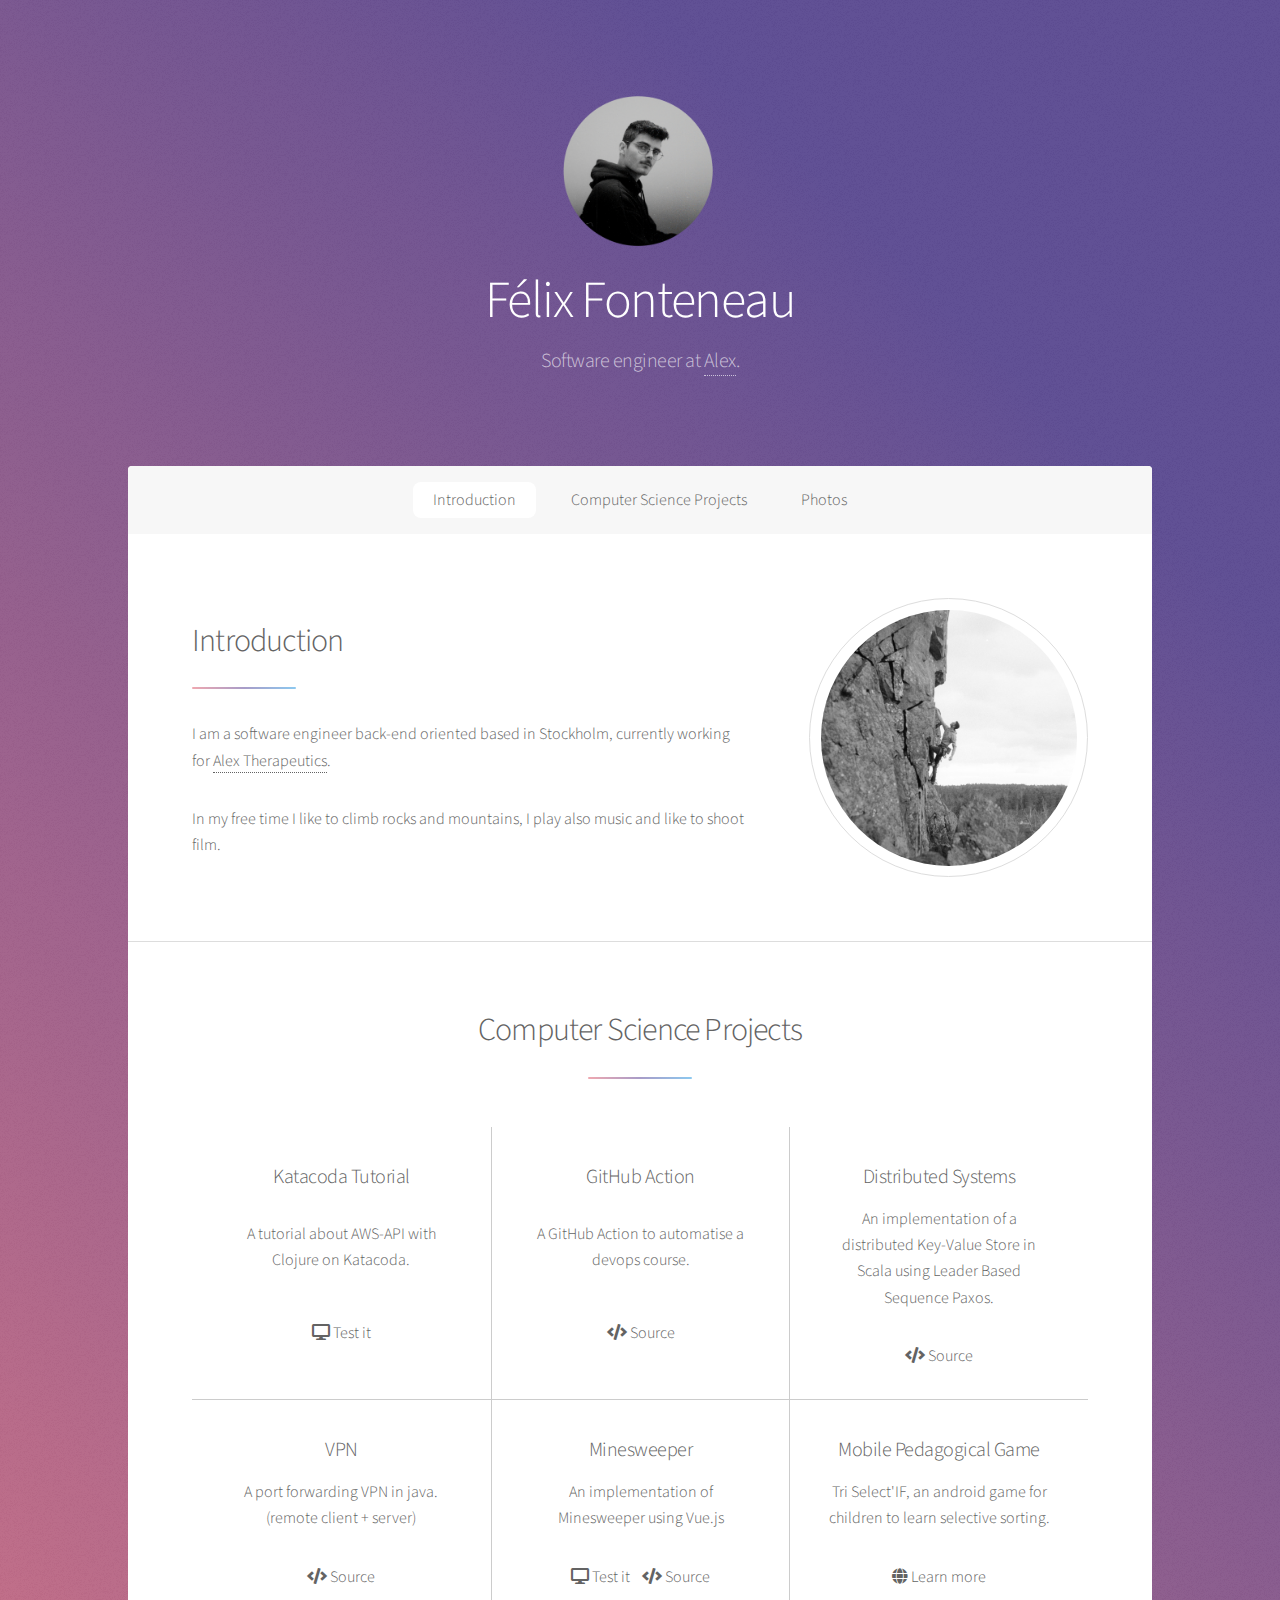
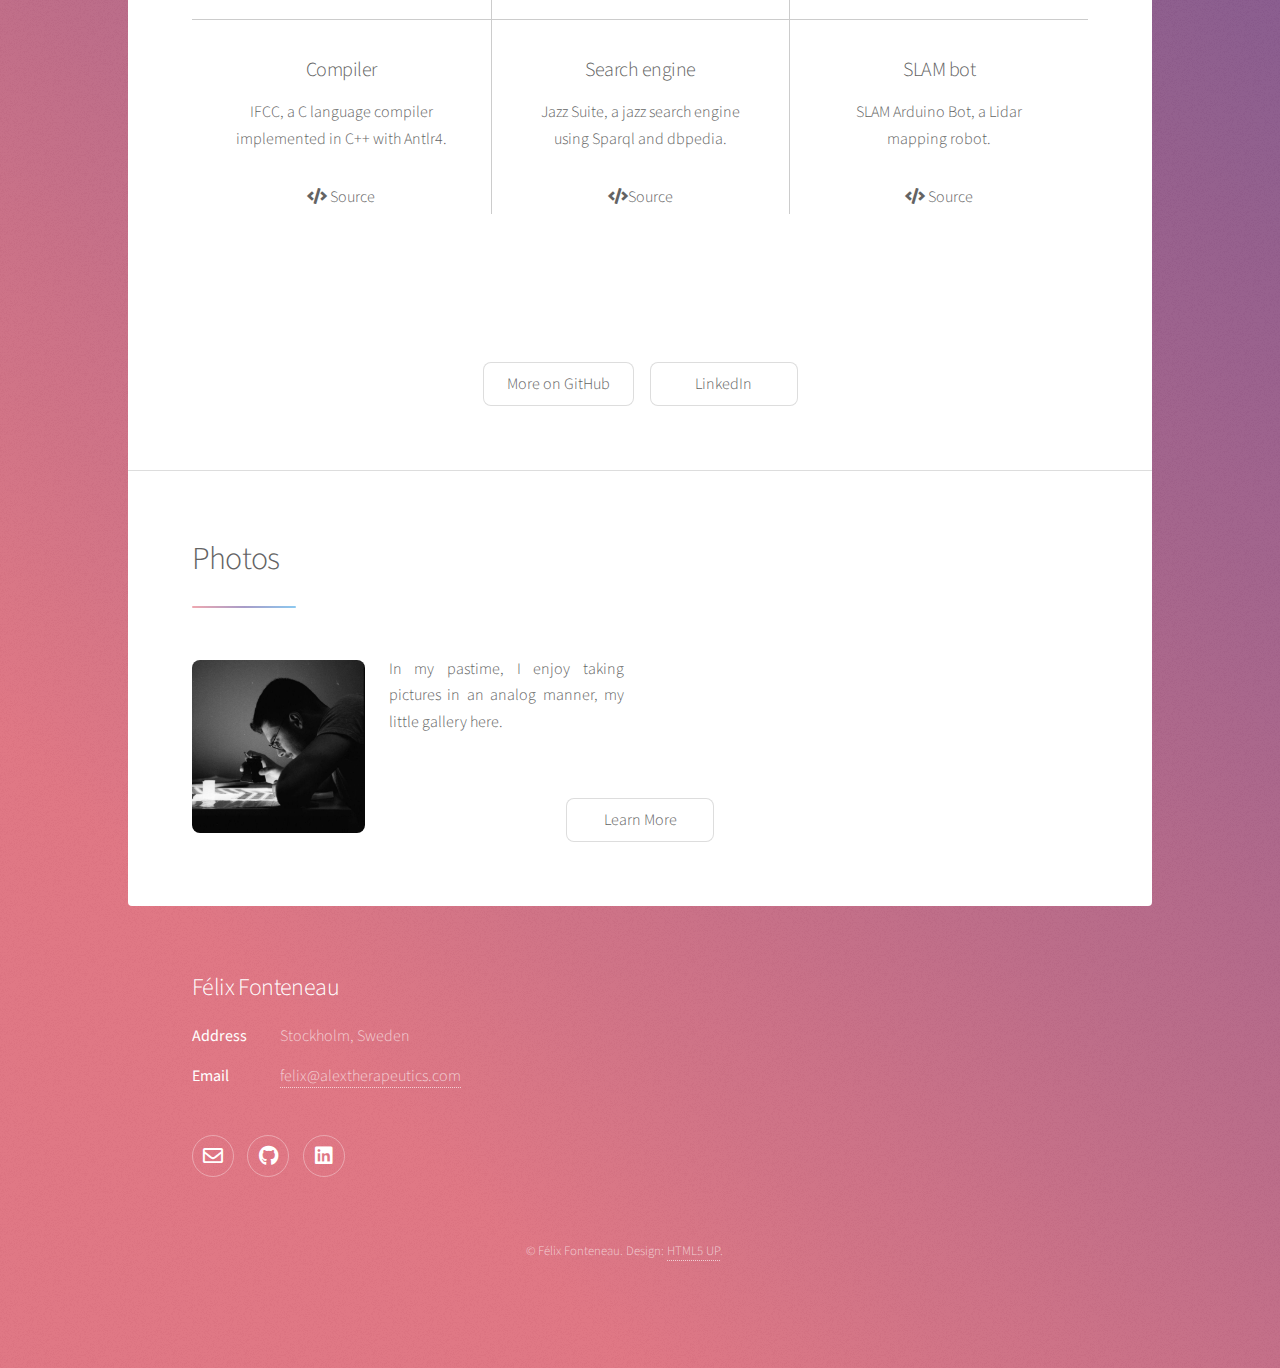
<file: index.html>
<!DOCTYPE HTML>
<!--
	Stellar by HTML5 UP
	html5up.net | @ajlkn
	Free for personal and commercial use under the CCA 3.0 license (html5up.net/license)
-->
<html>
	<head>
		<title>Félix Fonteneau</title>
		<meta charset="utf-8" />
		<meta name="viewport" content="width=device-width, initial-scale=1, user-scalable=no" />
		<link rel="stylesheet" href="assets/css/main.css" />
		<noscript><link rel="stylesheet" href="assets/css/noscript.css" /></noscript>
	</head>
	<body class="is-preload">

		<!-- Wrapper -->
			<div id="wrapper">

				<!-- Header -->
					<header id="header" class="alt">
						<span class="logo"><img src="images/profile.png" alt="" height="150"/></span>
						<h1>Félix Fonteneau</h1>
						<p>Software engineer at <a href="https://www.alextherapeutics.com/">Alex</a>.
            </p>
					</header>

				<!-- Nav -->
					<nav id="nav">
						<ul>
							<li><a href="#intro" class="active">Introduction</a></li>
							<li><a href="#first">Computer Science Projects</a></li>
							<li><a href="#second">Photos</a></li>
						</ul>
					</nav>

				<!-- Main -->
					<div id="main">

						<!-- Introduction -->
							<section id="intro" class="main">
								<div class="spotlight">
									<div class="content">
										<header class="major">
											<h2>Introduction</h2>
										</header>
										<p>I am a software engineer back-end oriented based in Stockholm, currently working for <a href="https://www.alextherapeutics.com/">Alex Therapeutics</a>.</p>
										<p>In my free time I like to climb rocks and mountains, I play also music and like to shoot film.</p>
									</div>
									<span class="image"><img src="images/untitled3.jpg" alt="" /></span>
								</div>
							</section>

						<!-- First Section -->
							<section id="first" class="main special">
								<header class="major">
									<h2>Computer Science Projects</h2>
								</header>
                <div class="items style1 medium onscroll-fade-in">
                  <section>
                    <h3>Katacoda Tutorial</h3>
                    <p style="padding: 15px 0">A tutorial about AWS-API with Clojure on Katacoda.</p>
                    <div style="text-align: center">
                      <a href="https://www.katacoda.com/felix-f/scenarios/clojure-aws-api" class="icon solid fa-desktop"> Test it</a>
                    </div>
                  </section>
                  <section>
                    <h3>GitHub Action</h3>
                    <p style="padding: 15px 0">A GitHub Action to automatise a devops course.</p>
                    <div style="text-align: center">
                      <a href="https://github.com/FelixFonteneau/readme-Generation-for-Devops-Course" class="icon solid fa-code"> Source </a>
                    </div>
                  </section>
                  <section>
                    <h3>Distributed Systems</h3>
                    <p>An implementation of a distributed Key-Value Store in Scala using Leader Based Sequence Paxos.</p>
                    <div style="text-align: center">
                      <a href="https://github.com/FelixFonteneau/Distributed-KV-Store" class="icon solid fa-code"> Source</a>
                    </div>
                    <br>
                  </section>
                  <section>
                    <h3>VPN</h3>
                    <p>A port forwarding VPN in java.
                    <br>(remote client + server)</p>
                    <div style="text-align: center">
                      <a href="https://github.com/FelixFonteneau/vpn" class="icon solid fa-code"> Source</a>
                    </div>
                  </section>
                  <section>
                    <h3>Minesweeper</h3>
                    <p>An implementation of Minesweeper using Vue.js</p>
                    <div style="text-align: center">
                      <a href="mines" class="icon solid fa-desktop"> Test it</a>
                      &nbsp;&nbsp;&nbsp;<a href="https://github.com/FelixFonteneau/mines" class="icon solid fa-code"> Source</a>
                    </div>
                    <br>
                  </section>
                  <section>
                    <h3>Mobile Pedagogical Game</h3>
                    <p>Tri Select'IF, an android game for children to learn selective sorting.</p>
                    <div style="text-align: center">
                      <a href="https://hexanome-thermopropulsif.gitlab.io/tri-selectif/" class="icon solid fa-globe"> Learn more</a>
                    </div>
                  </section>
                  <section>
                    <h3>Compiler</h3>
                    <p>IFCC, a C language compiler implemented in C++ with Antlr4.</p>
                    <div style="text-align: center">
                      <a href="https://github.com/FelixFonteneau/PLD-COMP" class="icon solid fa-code"> Source</a>
                    </div>
                  </section>
                  <section>
                    <h3>Search engine</h3>
                    <p>Jazz Suite, a jazz search engine using Sparql and dbpedia.</p>
                    <div style="text-align: center">
                      <!-- <a href="#" class="icon solid fa-desktop"> Test it</a> -->
                      <a href="https://github.com/lucas-barbero/WS" class="icon solid fa-code">Source</a>
                    </div>
                  </section>
                  <section>
                    <h3>SLAM bot</h3>
                    <p>SLAM Arduino Bot, a Lidar mapping robot.</p>
                    <div style="text-align: center">
                      <a href="https://github.com/LeoDeLaFuente/Slam_Arduino_Bot" class="icon solid fa-code"> Source</a>
                    </div>
                  </section>
                </div>

                <br>
                <br>
								<footer class="major">
									<ul class="actions special">
										<li><a href="https://github.com/FelixFonteneau" class="button">More on GitHub</a></li>
										<li><a href="https://www.linkedin.com/in/f%C3%A9lix-fonteneau-1b9b9b197/?locale=en_US" class="button">LinkedIn</a></li>

									</ul>
								</footer>
							</section>

						<!-- Second Section -->
							<section id="second" class="main">
								<header class="major">
									<h2>Photos</h2>

								</header>
								<p class="content"> <span class="image left"><img src="images/bouarg.jpg" alt="" /></span> In my pastime, I enjoy taking pictures in an analog manner, my little gallery here.</p>
								<footer class="major">
									<ul class="actions special">
										<li><a href="/photos" class="button">Learn More</a></li>
									</ul>
								</footer>
							</section>

					</div>

				<!-- Footer -->
					<footer id="footer">
						<section>
							<h2>Félix Fonteneau</h2>
							<dl class="alt">
								<dt>Address</dt>
								<dd>Stockholm, Sweden</dd>
<!--								<dt>Phone</dt>-->
<!--								<dd>(+33) 6 46 16 48 34</dd>-->
								<dt>Email</dt>
								<dd><a href="mailto: felix@alextherapeutics.com">felix@alextherapeutics.com</a></dd>
							</dl>
              <ul class="icons">
                <li><a href="mailto: felix@alextherapeutics.com" class="icon regular alt fa-envelope"></a></li>
                <li><a href="https://github.com/FelixFonteneau" class="icon brands alt fa-github"></a></li>
                <li><a href="https://www.linkedin.com/in/f%C3%A9lix-fonteneau-1b9b9b197/" class="icon brands alt fa-linkedin"></a></li>
              </ul>
						</section>
						<p class="copyright">&copy; Félix Fonteneau. Design: <a href="https://html5up.net">HTML5 UP</a>.</p>
					</footer>

			</div>

		<!-- Scripts -->
			<script src="assets/js/jquery.min.js"></script>
			<script src="assets/js/jquery.scrollex.min.js"></script>
			<script src="assets/js/jquery.scrolly.min.js"></script>
			<script src="assets/js/browser.min.js"></script>
			<script src="assets/js/breakpoints.min.js"></script>
			<script src="assets/js/util.js"></script>
			<script src="assets/js/main.js"></script>

	</body>
</html>
</file>
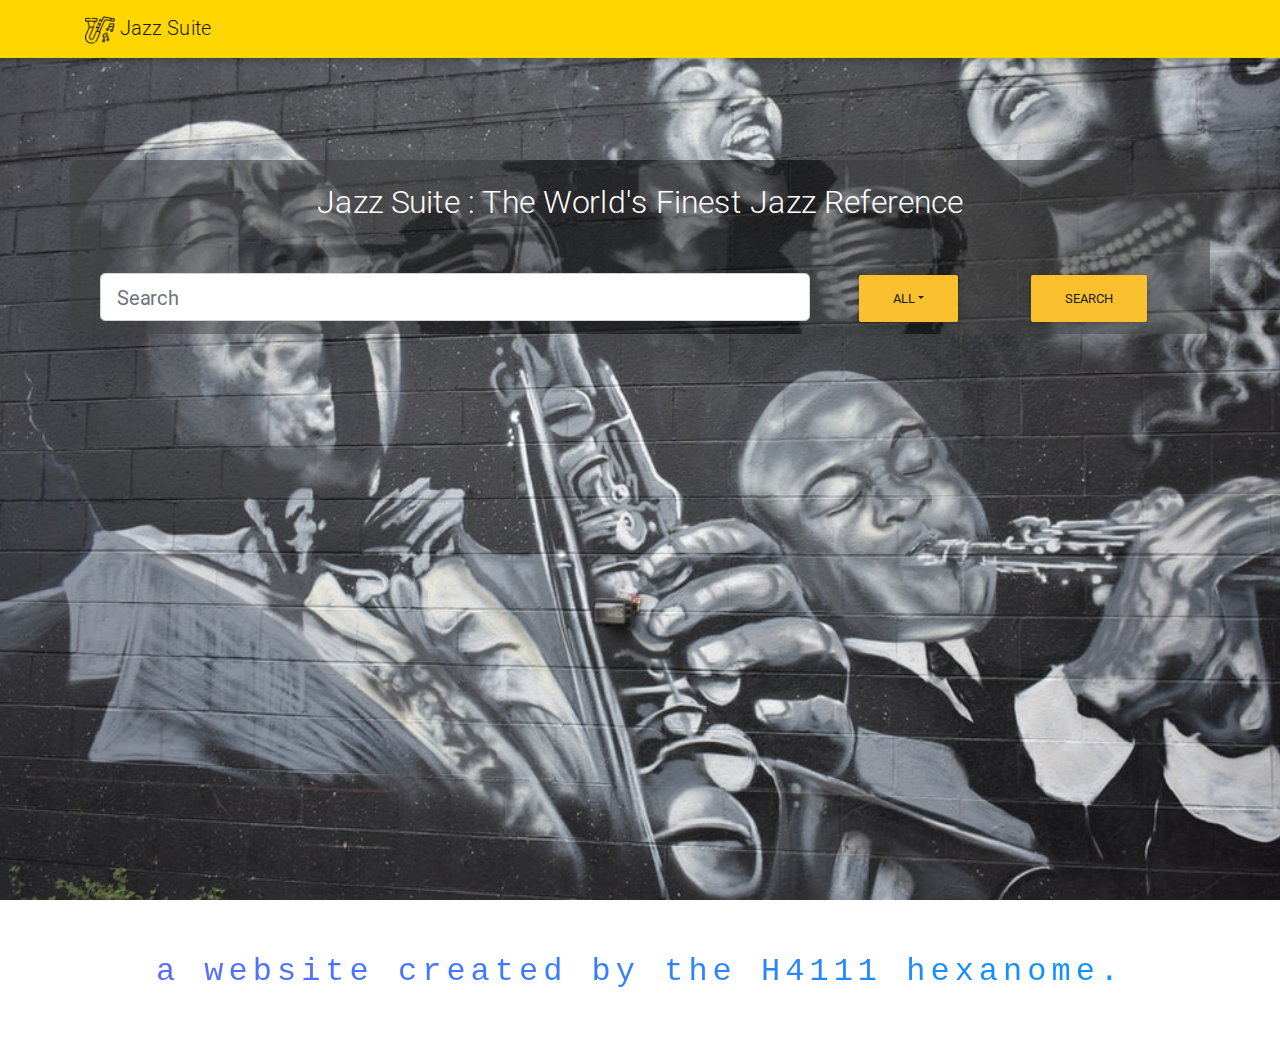
<file: jazz-suite/index.html>
<!doctype html>
<html class="no-js" lang="">

<head>
  <meta charset="utf-8">
  <title></title>
  <meta name="description" content="">
  <meta name="viewport" content="width=device-width, initial-scale=1">


  <!-- Font Awesome -->
  <link rel="stylesheet" href="https://use.fontawesome.com/releases/v5.8.2/css/all.css">
  <!-- Bootstrap core CSS -->
  <link href="/jazz-suite/node_modules/mdbootstrap/css/bootstrap.min.css" rel="stylesheet">
  <!-- Material Design Bootstrap -->
  <link href="node_modules/mdbootstrap/css/mdb.min.css" rel="stylesheet">

  <link rel="stylesheet" href="/jazz-suite/src/css/normalize.css">
  <link rel="stylesheet" href="/jazz-suite/src/css/main.css">

  <meta name="theme-color" content="#fafafa">
</head>
<script src="/jazz-suite/node_modules/popper.js/dist/umd/popper.min.js" type="text/javascript"></script>
<script src="/jazz-suite/node_modules/popper.js/dist/umd/popper-utils.min.js" type="text/javascript"></script>
<script src="/jazz-suite/node_modules/jquery/dist/jquery.min.js" type="text/javascript"></script>
<script src="/jazz-suite/node_modules/bootstrap/dist/js/bootstrap.min.js" type="text/javascript"></script>

<script src="/jazz-suite/lib/autocomplete/js/bootstrap3-typeahead.js" type="text/javascript"></script>
<script src="/jazz-suite/lib/autocomplete/js/bloodhound.js" type="text/javascript"></script>
<script src="/jazz-suite/src/js/main.js" type="module"></script>
<body>

<!--&lt;!&ndash; Button trigger modal &ndash;&gt;
<button type="button" class="btn btn-primary" data-toggle="modal" data-target="#exampleModal">
  Launch demo modal
</button>-->

<!-- Modal -->
<div class="modal fade" id="noResults" tabindex="-1" role="dialog" aria-labelledby="noResultsLabel" aria-hidden="true">
  <div class="modal-dialog" role="document">
    <div class="modal-content">
      <div class="modal-header">
        <h5 class="modal-title" id="noResultsLabel">No results</h5>
        <button type="button" class="close" data-dismiss="modal" aria-label="Close">
          <span aria-hidden="true">&times;</span>
        </button>
      </div>
      <div class="modal-body">
        Sorry but we couldn't find the asked Jazz-related ressource in the DBpedia databases.
      </div>
      <div class="modal-footer">
        <button type="button" class="btn btn-yellow" data-dismiss="modal">Close</button>
      </div>
    </div>
  </div>
</div>

<div class="bgIndex">

    <!-- Add your site or application content here -->
    <nav class="navbar navbar-light yellow accent-4">
      <div class="container">
        <a id="navbar-title" class="navbar-brand" href="index.html">
          <img id="icon" src="img/jazz_icon.png" alt="jazz icon">
          Jazz Suite
        </a>
      </div>
    </nav>

    <header class="masthead text-white text-center">
          <div class="container bg " id="search-block">
            <div class="col-xl-9 mx-auto">
              <h1 class="mb-5"> Jazz Suite : The World's Finest Jazz Reference </h1>
            </div>
            <div class="container">

              <div class="row">
                <div class="col-sm-8 search-wrap">
                      <input id="searchbar" name="search" type="search" class="form-control form-control-lg typeahead"
                       placeholder="Search" autocomplete="off" data-provide="typeahead">
                </div>
                <div class="col-sm-2">
                  <button class="btn btn-yellow text-dark dropdown-toggle mr-4" type="button" data-toggle="dropdown"
                          aria-haspopup="true" aria-expanded="false" value="all">All</button>

                  <div class="dropdown-menu ">
                    <a class="dropdown-item" href="#">All</a>
                    <a class="dropdown-item" href="#">Artist</a>   <!-- TODO faire une classe css pour les dropdown item pour gérer le hover -->
                    <a class="dropdown-item" href="#">Album</a>
                    <a class="dropdown-item" href="#">Genre</a>
                  </div>

                </div>
                <div class="col-sm-1">
                    <button id="submit" class="btn btn-yellow text-dark">Search</button>
                </div>
              </div>
            </div>
          </div>
    </header>

</div>

  <div id="shadowBox">
    <p class="py-5 text-center rainbow rainbow_text_animated"> a website created by the H4111 hexanome. </p>
  </div>
</body>

</html>
</file>
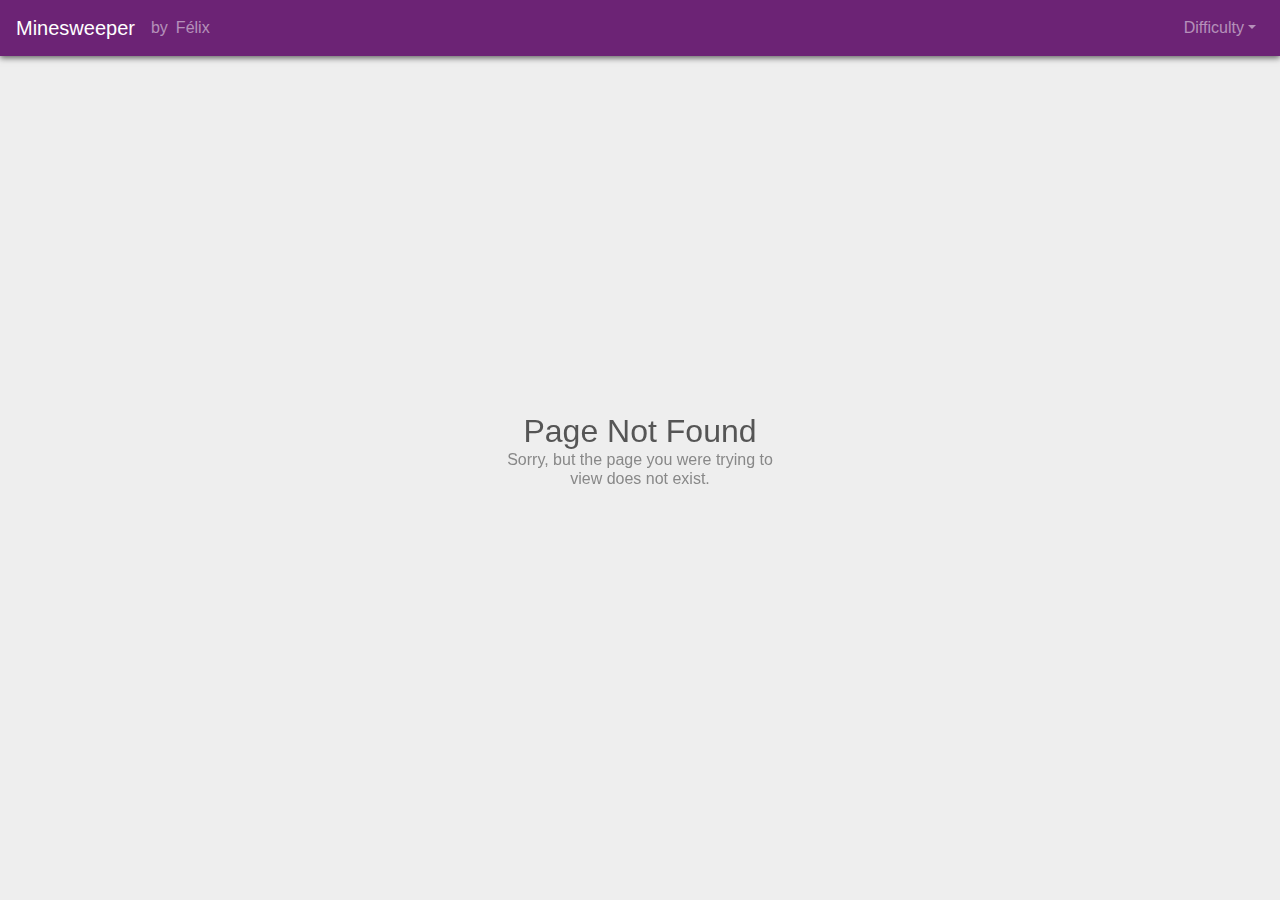
<file: mines/index.html>
<!DOCTYPE html><html><head><meta charset=utf-8><meta name=viewport content="width=device-width,initial-scale=1"><title>mines</title><link href=/mines/static/css/app.a0c627b3cec73f4b0e7f43ab3adb2414.css rel=stylesheet></head><body><div id=app></div><script type=text/javascript src=/mines/static/js/manifest.4736e20c9b6116d7fa35.js></script><script type=text/javascript src=/mines/static/js/vendor.e5bd2003df8c237a0626.js></script><script type=text/javascript src=/mines/static/js/app.471d05648440fb27ac01.js></script></body><style>body {
      background-color: #EEEEEE;
    }</style></html>
</file>
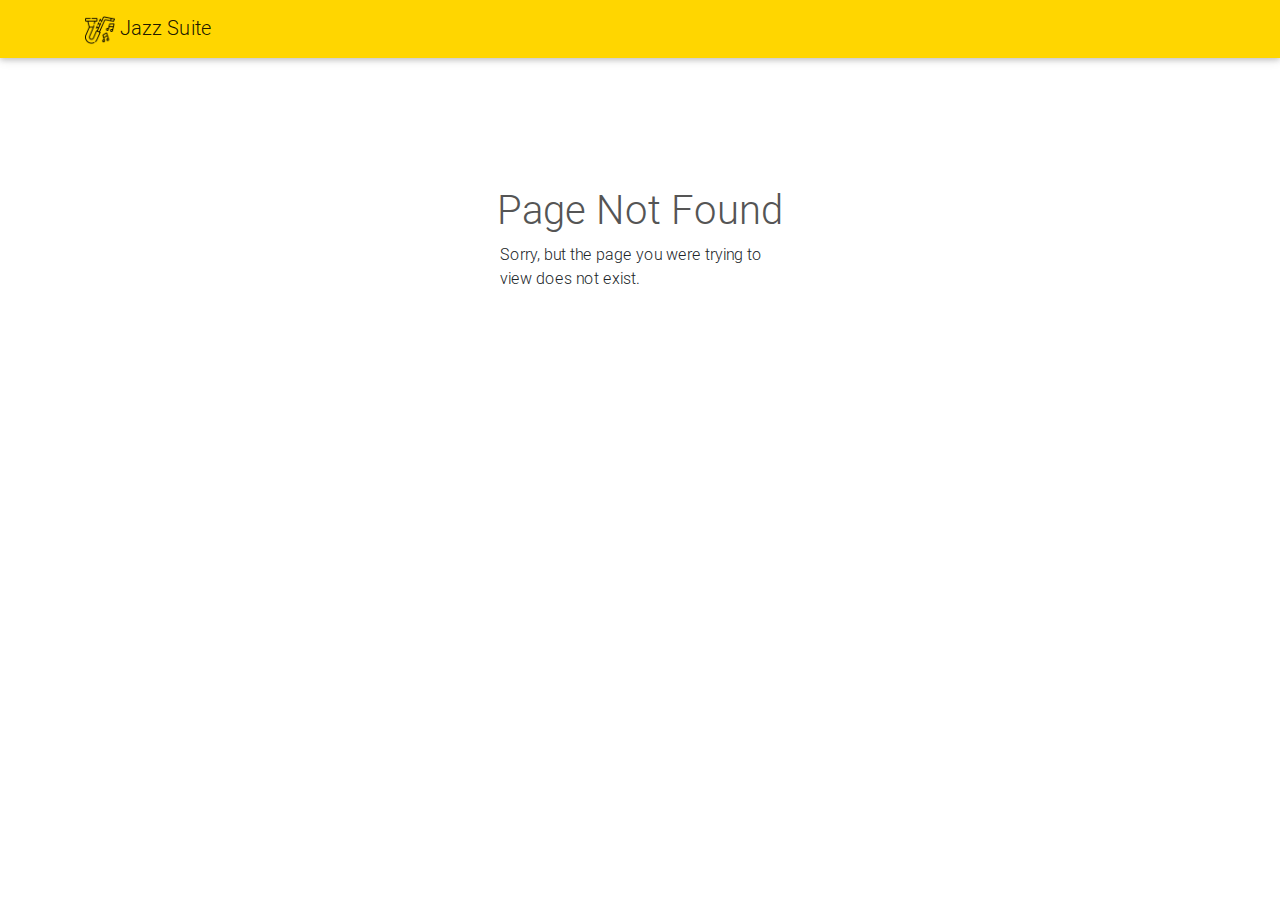
<file: jazz-suite/genre.html>
<!doctype html>
<html class="no-js" lang="">

<head>
  <meta charset="utf-8">
  <title></title>
  <meta name="description" content="">
  <meta name="viewport" content="width=device-width, initial-scale=1">


  <!-- Font Awesome -->
  <link rel="stylesheet" href="https://use.fontawesome.com/releases/v5.8.2/css/all.css">
  <!-- Bootstrap core CSS -->
  <link href="/jazz-suite/node_modules/mdbootstrap/css/bootstrap.min.css" rel="stylesheet">
  <!-- Material Design Bootstrap -->
  <link href="/jazz-suite/node_modules/mdbootstrap/css/mdb.min.css" rel="stylesheet">

  <link rel="stylesheet" href="/jazz-suite/src/css/main.css">


  <meta name="theme-color" content="#DE89BE">
</head>

<body>
  <nav class="navbar navbar-light yellow accent-4">
    <div class="container">
      <a id="navbar-title" class="navbar-brand" href="index.html">
        <img src="/jazz-suite/img/jazz_icon.png" class = class="img-thumbnail" style="width: 30px" alt="jazz icon">
        Jazz Suite
      </a>
    </div>
  </nav>

  <div class="container-fluid">
    <h1 id="name" class="text-center black-text elements display-4"></h1>
    <h2 id="date" class="text-center text-black-50 elements "></h2>
  </div>


  <div id="informations-container" name="informations-container" class="container">
    <div class="row">
      <div id="origine-div" class="col-4 text-center">
        <h3 class="text-center black-text">Origins </h3>
        <div id="origine" class="lead"> </div>
      </div>
      <div  id="derives-div" class="col-4 text-center">
        <h3 class="text-center black-text">Derivatives </h3>
        <div id ="derives" class="lead"></div>
      </div>
      <div  id= "sub-genre-div" class="col-4 text-center">
        <h3 class="text-center black-text">Sub-genres </h3>
        <div id ="sub-genre" class="lead"> </div>
      </div>
    </div>
  </div>

  <div id="whole-body" class="container-fluid z-depth-5 rounded-lg">
  <div id="abstract-container" class="container-fluid">
    <h2 id="abstract-title"   class="text-center black-text elements">Abstract</h2>
      <div class="container-fluid">
        <div id="abstract" class="text-center">
        </div>
      </div>
  </div>

  <div id="bottom-container" class="container-fluid">
    <div class="row container-listes">
        <div id="instruments-div" class="col-xl-6 container-sym"  >
          <h2 class="text-center black-text elements">Specifics Instruments</h2>
          <ul id ="instruments" class="list-group list-group-flush list-element scrollbar-light-blue">
          </ul>
        </div>

      <div id="artistes-div" class="col-xl-6 container-sym"  >
        <h2 class="text-center black-text elements">Notable Artists</h2>
        <ul id ="artists" class="list-group list-group-flush list-element scrollbar-light-blue">
        </ul>
      </div>
    </div>
  </div>
  </div>

  <!-- Footer -->
  <footer class="page-footer font-small yellow accent-4">

    <!-- Footer Elements -->
    <div class="container">

      <!-- Grid row-->
      <div class="row">

        <!-- Grid column -->
        <div class="col-md-12">
          <div class="mb-5 flex-center">

            <!-- Facebook -->
            <a class="fb-ic" >
              <i class="fab fa-facebook-f fa-lg white-text mr-md-5 mr-3 fa-2x"> </i>
            </a>
            <!-- Twitter -->
            <a class="tw-ic">
              <i class="fab fa-twitter fa-lg white-text mr-md-5 mr-3 fa-2x"> </i>
            </a>
            <!-- Google +-->
            <a class="gplus-ic">
              <i class="fab fa-google-plus-g fa-lg white-text mr-md-5 mr-3 fa-2x"> </i>
            </a>
            <!--Linkedin -->
            <a class="li-ic">
              <i class="fab fa-linkedin-in fa-lg white-text mr-md-5 mr-3 fa-2x"> </i>
            </a>
            <!--Instagram-->
            <a class="ins-ic" >
              <i class="fab fa-instagram fa-lg white-text mr-md-5 mr-3 fa-2x"> </i>
            </a>
            <!--Pinterest-->
            <a class="pin-ic" >
              <i class="fab fa-pinterest fa-lg white-text fa-2x"> </i>
            </a>
          </div>
        </div>
        <!-- Grid column -->

      </div>
      <!-- Grid row-->

    </div>
    <!-- Footer Elements -->

    <!-- Copyright -->
    <div class="footer-copyright text-center py-3">© 2019 Copyright:
      <a href="https://mdbootstrap.com/education/bootstrap/"> H4111 Hexanome @ INSA</a>
    </div>
    <!-- Copyright -->

  </footer>
  <!-- Footer -->


</body>
<script src="/jazz-suite/src/js/vendor/modernizr-3.7.1.min.js"></script>
<script>window.jQuery || document.write('<script src="/jazz-suite/src/js/vendor/jquery-3.4.1.min.js"><\/script>')</script>
<script src="/jazz-suite/src/js/plugins.js"></script>
<script src="/jazz-suite/src/js/genre.js" type="text/javascript"></script>


<!-- Footer -->

</html>
</file>
<file: assets/css/noscript.css>
/*
	Stellar by HTML5 UP
	html5up.net | @ajlkn
	Free for personal and commercial use under the CCA 3.0 license (html5up.net/license)
*/

/* Header */

	body.is-preload #header.alt > * {
		opacity: 1;
	}

	body.is-preload #header.alt .logo {
		-moz-transform: none;
		-webkit-transform: none;
		-ms-transform: none;
		transform: none;
	}
</file>
<file: jazz-suite/src/css/main.css>
/* main.css 2.0.0 | MIT License | https://github.com/h5bp/main.css#readme */
/*
 * What follows is the result of much research on cross-browser styling.
 * Credit left inline and big thanks to Nicolas Gallagher, Jonathan Neal,
 * Kroc Camen, and the H5BP dev community and team.
 */

/* ==========================================================================
   Base styles: opinionated defaults
   ========================================================================== */

html {
  color: #222;
  font-size: 1em;
  line-height: 1.4;
}

/*
 * Remove text-shadow in selection highlight:
 * https://twitter.com/miketaylr/status/12228805301
 *
 * Vendor-prefixed and regular ::selection selectors cannot be combined:
 * https://stackoverflow.com/a/16982510/7133471
 *
 * Customize the background color to match your design.
 */

::-moz-selection {
  background: #b3d4fc;
  text-shadow: none;
}

::selection {
  background: #b3d4fc;
  text-shadow: none;
}

/*
 * A better looking default horizontal rule
 */

hr {
  display: block;
  height: 1px;
  border: 0;
  border-top: 1px solid #ccc;
  margin: 1em 0;
  padding: 0;
}

/*
 * Remove the gap between audio, canvas, iframes,
 * images, videos and the bottom of their containers:
 * https://github.com/h5bp/html5-boilerplate/issues/440
 */

audio,
canvas,
iframe,
img,
svg,
video {
  vertical-align: middle;
}

/*
 * Remove default fieldset styles.
 */

fieldset {
  border: 0;
  margin: 0;
  padding: 0;
}

/*
 * Allow only vertical resizing of textareas.
 */

textarea {
  resize: vertical;
}

/* ==========================================================================
   Browser Upgrade Prompt
   ========================================================================== */

.browserupgrade {
  margin: 0.2em 0;
  background: #ccc;
  color: #000;
  padding: 0.2em 0;
}

/* ==========================================================================
   Author's custom styles
   ========================================================================== */

/* ==========================================================================
   Helper classes
   ========================================================================== */

/*
 * Hide visually and from screen readers
 */

.hidden {
  display: none !important;
}

/*
* Hide only visually, but have it available for screen readers:
* https://snook.ca/archives/html_and_css/hiding-content-for-accessibility
*
* 1. For long content, line feeds are not interpreted as spaces and small width
*    causes content to wrap 1 word per line:
*    https://medium.com/@jessebeach/beware-smushed-off-screen-accessible-text-5952a4c2cbfe
*/

.sr-only {
  border: 0;
  clip: rect(0, 0, 0, 0);
  height: 1px;
  margin: -1px;
  overflow: hidden;
  padding: 0;
  position: absolute;
  white-space: nowrap;
  width: 1px;
  /* 1 */
}

/*
* Extends the .sr-only class to allow the element
* to be focusable when navigated to via the keyboard:
* https://www.drupal.org/node/897638
*/

.sr-only.focusable:active,
.sr-only.focusable:focus {
  clip: auto;
  height: auto;
  margin: 0;
  overflow: visible;
  position: static;
  white-space: inherit;
  width: auto;
}

/*
* Hide visually and from screen readers, but maintain layout
*/

.invisible {
  visibility: hidden;
}

/*
* Clearfix: contain floats
*
* For modern browsers
* 1. The space content is one way to avoid an Opera bug when the
*    `contenteditable` attribute is included anywhere else in the document.
*    Otherwise it causes space to appear at the top and bottom of elements
*    that receive the `clearfix` class.
* 2. The use of `table` rather than `block` is only necessary if using
*    `:before` to contain the top-margins of child elements.
*/

.clearfix:before,
.clearfix:after {
  content: " ";
  /* 1 */
  display: table;
  /* 2 */
}

.clearfix:after {
  clear: both;
}

/* ==========================================================================
   EXAMPLE Media Queries for Responsive Design.
   These examples override the primary ('mobile first') styles.
   Modify as content requires.
   ========================================================================== */

@media only screen and (min-width: 35em) {
  /* Style adjustments for viewports that meet the condition */
}

@media print,
  (-webkit-min-device-pixel-ratio: 1.25),
  (min-resolution: 1.25dppx),
  (min-resolution: 120dpi) {
  /* Style adjustments for high resolution devices */
}

/* ==========================================================================
   Print styles.
   Inlined to avoid the additional HTTP request:
   https://www.phpied.com/delay-loading-your-print-css/
   ========================================================================== */

@media print {
  *,
  *:before,
  *:after {
    background: transparent !important;
    color: #000 !important;
    /* Black prints faster */
    box-shadow: none !important;
    text-shadow: none !important;
  }
  a,
  a:visited {
    text-decoration: underline;
  }
  a[href]:after {
    content: " (" attr(href) ")";
  }
  abbr[title]:after {
    content: " (" attr(title) ")";
  }
  /*
     * Don't show links that are fragment identifiers,
     * or use the `javascript:` pseudo protocol
     */
  a[href^="#"]:after,
  a[href^="javascript:"]:after {
    content: "";
  }
  pre {
    white-space: pre-wrap !important;
  }
  pre,
  blockquote {
    border: 1px solid #999;
    page-break-inside: avoid;
  }
  /*
     * Printing Tables:
     * https://web.archive.org/web/20180815150934/http://css-discuss.incutio.com/wiki/Printing_Tables
     */
  thead {
    display: table-header-group;
  }
  tr,
  img {
    page-break-inside: avoid;
  }
  p,
  h2,
  h3 {
    orphans: 3;
    widows: 3;
  }
  h2,
  h3 {
    page-break-after: avoid;
  }
}

/*
  * user define
  */

.container-element{
  max-width: 20vw;

}


.list-element{
  height:15vw;
  overflow-y: scroll;
}

.scrollbar-light-blue::-webkit-scrollbar-track {
  -webkit-box-shadow: inset 0 0 6px rgba(0, 0, 0, 0.1);
  background-color: #F5F5F5;
  border-radius: 10px; }

.scrollbar-light-blue::-webkit-scrollbar {
  width: 12px;
  background-color: #F5F5F5; }

.scrollbar-light-blue::-webkit-scrollbar-thumb {
  border-radius: 10px;
  -webkit-box-shadow: inset 0 0 6px rgba(0, 0, 0, 0.1);
  background-color: #82B1FF; }

.container-listes{
  margin-left : 15vw;
  margin-right : 15vw;
}

.container-instruments{
  max-width: 25vw;
}

#navbar-title {
  text-decoration: none !important;
}

#icon {
  width: 30px;
}


body, html {
  height: 100%;
}

.bg {
  /* The image used */
  background-image: url("../../img/2menjazz.png");

  /* Full height */
  height: 100%;

  /* Center and scale the image nicely */
  background-position: center;
  background-repeat: no-repeat;
  background-size: cover;
  border-radius: 8px;
  box-shadow: 0 30px 40px rgba(0,0,0,.1);

}

.navbar {
  color: #FFE5D9;
  background-color: #FFCAD4;
}

.bgIndex {
  /* The image used */
  background-image: url("../../img/background.jpg");

  /* Full height */
  height: 100%;

  /* Center and scale the image nicely */
  background-position: center;
  background-repeat: no-repeat;
  background-size: cover;
}

#search-block {
  margin-top: 8vw;
  padding-top: 0.1vw;
}

#searchbar:focus, #searchbar:active {
   outline: none !important;
   box-shadow: none;
   border-color: gold;
}

.search-wrap {
  padding-top: 0.3vw;
  margin-bottom: 1vw;
}

#shadowBox {
    background-color: rgb(0, 0, 0);
    background-color: rgba(255, 255, 255, 0.2);
}

.rainbow {
    text-align: center;
    text-decoration: underline;
    font-size: 32px;
    font-family: monospace;
    letter-spacing: 5px;
}
.rainbow_text_animated {
    background: linear-gradient(to right, #6666ff, #0099ff , #00ff00, #ff3399, #6666ff);
    -webkit-background-clip: text;
    background-clip: text;
    color: transparent;
    animation: rainbow_animation 6s ease-in-out infinite;
    background-size: 400% 100%;
}

@keyframes rainbow_animation {
    0%,100% {
        background-position: 0 0;
    }

    50% {
        background-position: 100% 0;
    }
}

a {
  color: black;
}

a:hover {
  color: gold;
}

.elements {
  margin: 1vw;
}

/* Subgenre */

#whole-body {
  margin-top: 2vw;
  margin-bottom: 3vw;
  padding-bottom: 1vw;
  background-color: #ECECEC;
  width: 80%;
}

#abstract-title {
  margin-top : 1vw;
}

#abstract-container {
  padding-top: 0.2vw;
}

.container-listes {
 margin: 0;
}

#bottom-container {
  margin-bottom: 1vw;
}

.container-sym {
  width: 100%;
}

/* End of Subgenre */

/* Artist */

.head-artist{
  padding-bottom: 1vw;
  background-color: #ECECEC;
  width: 80%;
}

.title-artist{

  margin-top: 1vw;
  margin-bottom: 1vw;
}

.picture-artist {
  object-fit: cover;
  max-width: 20vw;
  height: 20vw;
  margin-left: 6vw;
}

.brief{
  margin-top: 5%;
}

.brief-block{
  margin-top: 7%;
}

.typeahead li.dropdown-item.active, .typeahead li.active a{
  background-color: #ffd600 ;
}

/* End of Artist */
</file>
<file: assets/css/main.css>
@import url(fontawesome-all.min.css);
@import 'https://fonts.googleapis.com/css?family=Source+Sans+Pro:300,400';

/*
	Stellar by HTML5 UP
	html5up.net | @ajlkn
	Free for personal and commercial use under the CCA 3.0 license (html5up.net/license)
*/

html, body, div, span, applet, object,
iframe, h1, h2, h3, h4, h5, h6, p, blockquote,
pre, a, abbr, acronym, address, big, cite,
code, del, dfn, em, img, ins, kbd, q, s, samp,
small, strike, strong, sub, sup, tt, var, b,
u, i, center, dl, dt, dd, ol, ul, li, fieldset,
form, label, legend, table, caption, tbody,
tfoot, thead, tr, th, td, article, aside,
canvas, details, embed, figure, figcaption,
footer, header, hgroup, menu, nav, output, ruby,
section, summary, time, mark, audio, video {
	margin: 0;
	padding: 0;
	border: 0;
	font-size: 100%;
	font: inherit;
	vertical-align: baseline;}

article, aside, details, figcaption, figure,
footer, header, hgroup, menu, nav, section {
	display: block;}

body {
	line-height: 1;
}

ol, ul {
	list-style: none;
}

blockquote, q {
	quotes: none;
}

	blockquote:before, blockquote:after, q:before, q:after {
		content: '';
		content: none;
	}

table {
	border-collapse: collapse;
	border-spacing: 0;
}

body {
	-webkit-text-size-adjust: none;
}

mark {
	background-color: transparent;
	color: inherit;
}

input::-moz-focus-inner {
	border: 0;
	padding: 0;
}

input, select, textarea {
	-moz-appearance: none;
	-webkit-appearance: none;
	-ms-appearance: none;
	appearance: none;
}

/* Basic */

	@-ms-viewport {
		width: device-width;
	}

	body {
		-ms-overflow-style: scrollbar;
	}

	@media screen and (max-width: 480px) {

		html, body {
			min-width: 320px;
		}

	}

	html {
		box-sizing: border-box;
	}

	*, *:before, *:after {
		box-sizing: inherit;
	}

	body {
		background-color: #935d8c;
		background-image: url("images/overlay.png"), -moz-linear-gradient(45deg, #e37682 15%, #5f4d93 85%);
		background-image: url("images/overlay.png"), -webkit-linear-gradient(45deg, #e37682 15%, #5f4d93 85%);
		background-image: url("images/overlay.png"), -ms-linear-gradient(45deg, #e37682 15%, #5f4d93 85%);
		background-image: url("images/overlay.png"), linear-gradient(45deg, #e37682 15%, #5f4d93 85%);
	}

		body.is-preload *, body.is-preload *:before, body.is-preload *:after {
			-moz-animation: none !important;
			-webkit-animation: none !important;
			-ms-animation: none !important;
			animation: none !important;
			-moz-transition: none !important;
			-webkit-transition: none !important;
			-ms-transition: none !important;
			transition: none !important;
		}

/* Type */

	body {
		background-color: #935d8c;
		color: rgba(255, 255, 255, 0.65);
	}

	body, input, select, textarea {
		font-family: "Source Sans Pro", Helvetica, sans-serif;
		font-size: 17pt;
		font-weight: 300;
		line-height: 1.65;
	}

		@media screen and (max-width: 1680px) {

			body, input, select, textarea {
				font-size: 14pt;
			}

		}

		@media screen and (max-width: 1280px) {

			body, input, select, textarea {
				font-size: 12pt;
			}

		}

		@media screen and (max-width: 360px) {

			body, input, select, textarea {
				font-size: 11pt;
			}

		}

	a {
		-moz-transition: color 0.2s ease, border-bottom 0.2s ease;
		-webkit-transition: color 0.2s ease, border-bottom 0.2s ease;
		-ms-transition: color 0.2s ease, border-bottom 0.2s ease;
		transition: color 0.2s ease, border-bottom 0.2s ease;
		text-decoration: none;
		border-bottom: dotted 1px;
		color: inherit;
	}

		a:hover {
			border-bottom-color: transparent;
		}

	strong, b {
		font-weight: 400;
	}

	em, i {
		font-style: italic;
	}

	p {
		margin: 0 0 2em 0;
	}

		p.content {
			-moz-columns: 20em 2;
			-webkit-columns: 20em 2;
			-ms-columns: 20em 2;
			columns: 20em 2;
			-moz-column-gap: 2em;
			-webkit-column-gap: 2em;
			-ms-column-gap: 2em;
			column-gap: 2em;
			text-align: justify;
		}

	h1, h2, h3, h4, h5, h6 {
		font-weight: 300;
		line-height: 1.5;
		margin: 0 0 0.7em 0;
		letter-spacing: -0.025em;
	}

		h1 a, h2 a, h3 a, h4 a, h5 a, h6 a {
			color: inherit;
			text-decoration: none;
		}

	h1 {
		font-size: 2.5em;
		line-height: 1.2;
	}

	h2 {
		font-size: 1.5em;
	}

	h3 {
		font-size: 1.25em;
	}

	h4 {
		font-size: 1.1em;
	}

	h5 {
		font-size: 0.9em;
	}

	h6 {
		font-size: 0.7em;
	}

	@media screen and (max-width: 736px) {

		h1 {
			font-size: 2em;
		}

	}

	sub {
		font-size: 0.8em;
		position: relative;
		top: 0.5em;
	}

	sup {
		font-size: 0.8em;
		position: relative;
		top: -0.5em;
	}

	blockquote {
		border-left: solid 4px;
		font-style: italic;
		margin: 0 0 2em 0;
		padding: 0.5em 0 0.5em 2em;
	}

	code {
		border-radius: 8px;
		border: solid 1px;
		font-family: "Courier New", monospace;
		font-size: 0.9em;
		margin: 0 0.25em;
		padding: 0.25em 0.65em;
	}

	pre {
		-webkit-overflow-scrolling: touch;
		font-family: "Courier New", monospace;
		font-size: 0.9em;
		margin: 0 0 2em 0;
	}

		pre code {
			display: block;
			line-height: 1.75;
			padding: 1em 1.5em;
			overflow-x: auto;
		}

	hr {
		border: 0;
		border-bottom: solid 1px;
		margin: 2em 0;
	}

		hr.major {
			margin: 3em 0;
		}

	.align-left {
		text-align: left;
	}

	.align-center {
		text-align: center;
	}

	.align-right {
		text-align: right;
	}

	input, select, textarea {
		color: #ffffff;
	}

	a:hover {
		color: #ffffff;
	}

	strong, b {
		color: #ffffff;
	}

	h1, h2, h3, h4, h5, h6 {
		color: #ffffff;
	}

	blockquote {
		border-left-color: rgba(255, 255, 255, 0.35);
	}

	code {
		background: rgba(255, 255, 255, 0.075);
		border-color: rgba(255, 255, 255, 0.35);
	}

	hr {
		border-bottom-color: rgba(255, 255, 255, 0.35);
	}

/* Row */

	.row {
		display: flex;
		flex-wrap: wrap;
		box-sizing: border-box;
		align-items: stretch;
	}

		.row > * {
			box-sizing: border-box;
		}

		.row.gtr-uniform > * > :last-child {
			margin-bottom: 0;
		}

		.row.aln-left {
			justify-content: flex-start;
		}

		.row.aln-center {
			justify-content: center;
		}

		.row.aln-right {
			justify-content: flex-end;
		}

		.row.aln-top {
			align-items: flex-start;
		}

		.row.aln-middle {
			align-items: center;
		}

		.row.aln-bottom {
			align-items: flex-end;
		}

		.row > .imp {
			order: -1;
		}

		.row > .col-1 {
			width: 8.33333%;
		}

		.row > .off-1 {
			margin-left: 8.33333%;
		}

		.row > .col-2 {
			width: 16.66667%;
		}

		.row > .off-2 {
			margin-left: 16.66667%;
		}

		.row > .col-3 {
			width: 25%;
		}

		.row > .off-3 {
			margin-left: 25%;
		}

		.row > .col-4 {
			width: 33.33333%;
		}

		.row > .off-4 {
			margin-left: 33.33333%;
		}

		.row > .col-5 {
			width: 41.66667%;
		}

		.row > .off-5 {
			margin-left: 41.66667%;
		}

		.row > .col-6 {
			width: 50%;
		}

		.row > .off-6 {
			margin-left: 50%;
		}

		.row > .col-7 {
			width: 58.33333%;
		}

		.row > .off-7 {
			margin-left: 58.33333%;
		}

		.row > .col-8 {
			width: 66.66667%;
		}

		.row > .off-8 {
			margin-left: 66.66667%;
		}

		.row > .col-9 {
			width: 75%;
		}

		.row > .off-9 {
			margin-left: 75%;
		}

		.row > .col-10 {
			width: 83.33333%;
		}

		.row > .off-10 {
			margin-left: 83.33333%;
		}

		.row > .col-11 {
			width: 91.66667%;
		}

		.row > .off-11 {
			margin-left: 91.66667%;
		}

		.row > .col-12 {
			width: 100%;
		}

		.row > .off-12 {
			margin-left: 100%;
		}

		.row.gtr-0 {
			margin-top: 0;
			margin-left: 0em;
		}

			.row.gtr-0 > * {
				padding: 0 0 0 0em;
			}

			.row.gtr-0.gtr-uniform {
				margin-top: 0em;
			}

				.row.gtr-0.gtr-uniform > * {
					padding-top: 0em;
				}

		.row.gtr-25 {
			margin-top: 0;
			margin-left: -0.375em;
		}

			.row.gtr-25 > * {
				padding: 0 0 0 0.375em;
			}

			.row.gtr-25.gtr-uniform {
				margin-top: -0.375em;
			}

				.row.gtr-25.gtr-uniform > * {
					padding-top: 0.375em;
				}

		.row.gtr-50 {
			margin-top: 0;
			margin-left: -0.75em;
		}

			.row.gtr-50 > * {
				padding: 0 0 0 0.75em;
			}

			.row.gtr-50.gtr-uniform {
				margin-top: -0.75em;
			}

				.row.gtr-50.gtr-uniform > * {
					padding-top: 0.75em;
				}

		.row {
			margin-top: 0;
			margin-left: -1.5em;
		}

			.row > * {
				padding: 0 0 0 1.5em;
			}

			.row.gtr-uniform {
				margin-top: -1.5em;
			}

				.row.gtr-uniform > * {
					padding-top: 1.5em;
				}

		.row.gtr-150 {
			margin-top: 0;
			margin-left: -2.25em;
		}

			.row.gtr-150 > * {
				padding: 0 0 0 2.25em;
			}

			.row.gtr-150.gtr-uniform {
				margin-top: -2.25em;
			}

				.row.gtr-150.gtr-uniform > * {
					padding-top: 2.25em;
				}

		.row.gtr-200 {
			margin-top: 0;
			margin-left: -3em;
		}

			.row.gtr-200 > * {
				padding: 0 0 0 3em;
			}

			.row.gtr-200.gtr-uniform {
				margin-top: -3em;
			}

				.row.gtr-200.gtr-uniform > * {
					padding-top: 3em;
				}

		@media screen and (max-width: 1680px) {

			.row {
				display: flex;
				flex-wrap: wrap;
				box-sizing: border-box;
				align-items: stretch;
			}

				.row > * {
					box-sizing: border-box;
				}

				.row.gtr-uniform > * > :last-child {
					margin-bottom: 0;
				}

				.row.aln-left {
					justify-content: flex-start;
				}

				.row.aln-center {
					justify-content: center;
				}

				.row.aln-right {
					justify-content: flex-end;
				}

				.row.aln-top {
					align-items: flex-start;
				}

				.row.aln-middle {
					align-items: center;
				}

				.row.aln-bottom {
					align-items: flex-end;
				}

				.row > .imp-xlarge {
					order: -1;
				}

				.row > .col-1-xlarge {
					width: 8.33333%;
				}

				.row > .off-1-xlarge {
					margin-left: 8.33333%;
				}

				.row > .col-2-xlarge {
					width: 16.66667%;
				}

				.row > .off-2-xlarge {
					margin-left: 16.66667%;
				}

				.row > .col-3-xlarge {
					width: 25%;
				}

				.row > .off-3-xlarge {
					margin-left: 25%;
				}

				.row > .col-4-xlarge {
					width: 33.33333%;
				}

				.row > .off-4-xlarge {
					margin-left: 33.33333%;
				}

				.row > .col-5-xlarge {
					width: 41.66667%;
				}

				.row > .off-5-xlarge {
					margin-left: 41.66667%;
				}

				.row > .col-6-xlarge {
					width: 50%;
				}

				.row > .off-6-xlarge {
					margin-left: 50%;
				}

				.row > .col-7-xlarge {
					width: 58.33333%;
				}

				.row > .off-7-xlarge {
					margin-left: 58.33333%;
				}

				.row > .col-8-xlarge {
					width: 66.66667%;
				}

				.row > .off-8-xlarge {
					margin-left: 66.66667%;
				}

				.row > .col-9-xlarge {
					width: 75%;
				}

				.row > .off-9-xlarge {
					margin-left: 75%;
				}

				.row > .col-10-xlarge {
					width: 83.33333%;
				}

				.row > .off-10-xlarge {
					margin-left: 83.33333%;
				}

				.row > .col-11-xlarge {
					width: 91.66667%;
				}

				.row > .off-11-xlarge {
					margin-left: 91.66667%;
				}

				.row > .col-12-xlarge {
					width: 100%;
				}

				.row > .off-12-xlarge {
					margin-left: 100%;
				}

				.row.gtr-0 {
					margin-top: 0;
					margin-left: 0em;
				}

					.row.gtr-0 > * {
						padding: 0 0 0 0em;
					}

					.row.gtr-0.gtr-uniform {
						margin-top: 0em;
					}

						.row.gtr-0.gtr-uniform > * {
							padding-top: 0em;
						}

				.row.gtr-25 {
					margin-top: 0;
					margin-left: -0.375em;
				}

					.row.gtr-25 > * {
						padding: 0 0 0 0.375em;
					}

					.row.gtr-25.gtr-uniform {
						margin-top: -0.375em;
					}

						.row.gtr-25.gtr-uniform > * {
							padding-top: 0.375em;
						}

				.row.gtr-50 {
					margin-top: 0;
					margin-left: -0.75em;
				}

					.row.gtr-50 > * {
						padding: 0 0 0 0.75em;
					}

					.row.gtr-50.gtr-uniform {
						margin-top: -0.75em;
					}

						.row.gtr-50.gtr-uniform > * {
							padding-top: 0.75em;
						}

				.row {
					margin-top: 0;
					margin-left: -1.5em;
				}

					.row > * {
						padding: 0 0 0 1.5em;
					}

					.row.gtr-uniform {
						margin-top: -1.5em;
					}

						.row.gtr-uniform > * {
							padding-top: 1.5em;
						}

				.row.gtr-150 {
					margin-top: 0;
					margin-left: -2.25em;
				}

					.row.gtr-150 > * {
						padding: 0 0 0 2.25em;
					}

					.row.gtr-150.gtr-uniform {
						margin-top: -2.25em;
					}

						.row.gtr-150.gtr-uniform > * {
							padding-top: 2.25em;
						}

				.row.gtr-200 {
					margin-top: 0;
					margin-left: -3em;
				}

					.row.gtr-200 > * {
						padding: 0 0 0 3em;
					}

					.row.gtr-200.gtr-uniform {
						margin-top: -3em;
					}

						.row.gtr-200.gtr-uniform > * {
							padding-top: 3em;
						}

		}

		@media screen and (max-width: 1280px) {

			.row {
				display: flex;
				flex-wrap: wrap;
				box-sizing: border-box;
				align-items: stretch;
			}

				.row > * {
					box-sizing: border-box;
				}

				.row.gtr-uniform > * > :last-child {
					margin-bottom: 0;
				}

				.row.aln-left {
					justify-content: flex-start;
				}

				.row.aln-center {
					justify-content: center;
				}

				.row.aln-right {
					justify-content: flex-end;
				}

				.row.aln-top {
					align-items: flex-start;
				}

				.row.aln-middle {
					align-items: center;
				}

				.row.aln-bottom {
					align-items: flex-end;
				}

				.row > .imp-large {
					order: -1;
				}

				.row > .col-1-large {
					width: 8.33333%;
				}

				.row > .off-1-large {
					margin-left: 8.33333%;
				}

				.row > .col-2-large {
					width: 16.66667%;
				}

				.row > .off-2-large {
					margin-left: 16.66667%;
				}

				.row > .col-3-large {
					width: 25%;
				}

				.row > .off-3-large {
					margin-left: 25%;
				}

				.row > .col-4-large {
					width: 33.33333%;
				}

				.row > .off-4-large {
					margin-left: 33.33333%;
				}

				.row > .col-5-large {
					width: 41.66667%;
				}

				.row > .off-5-large {
					margin-left: 41.66667%;
				}

				.row > .col-6-large {
					width: 50%;
				}

				.row > .off-6-large {
					margin-left: 50%;
				}

				.row > .col-7-large {
					width: 58.33333%;
				}

				.row > .off-7-large {
					margin-left: 58.33333%;
				}

				.row > .col-8-large {
					width: 66.66667%;
				}

				.row > .off-8-large {
					margin-left: 66.66667%;
				}

				.row > .col-9-large {
					width: 75%;
				}

				.row > .off-9-large {
					margin-left: 75%;
				}

				.row > .col-10-large {
					width: 83.33333%;
				}

				.row > .off-10-large {
					margin-left: 83.33333%;
				}

				.row > .col-11-large {
					width: 91.66667%;
				}

				.row > .off-11-large {
					margin-left: 91.66667%;
				}

				.row > .col-12-large {
					width: 100%;
				}

				.row > .off-12-large {
					margin-left: 100%;
				}

				.row.gtr-0 {
					margin-top: 0;
					margin-left: 0em;
				}

					.row.gtr-0 > * {
						padding: 0 0 0 0em;
					}

					.row.gtr-0.gtr-uniform {
						margin-top: 0em;
					}

						.row.gtr-0.gtr-uniform > * {
							padding-top: 0em;
						}

				.row.gtr-25 {
					margin-top: 0;
					margin-left: -0.375em;
				}

					.row.gtr-25 > * {
						padding: 0 0 0 0.375em;
					}

					.row.gtr-25.gtr-uniform {
						margin-top: -0.375em;
					}

						.row.gtr-25.gtr-uniform > * {
							padding-top: 0.375em;
						}

				.row.gtr-50 {
					margin-top: 0;
					margin-left: -0.75em;
				}

					.row.gtr-50 > * {
						padding: 0 0 0 0.75em;
					}

					.row.gtr-50.gtr-uniform {
						margin-top: -0.75em;
					}

						.row.gtr-50.gtr-uniform > * {
							padding-top: 0.75em;
						}

				.row {
					margin-top: 0;
					margin-left: -1.5em;
				}

					.row > * {
						padding: 0 0 0 1.5em;
					}

					.row.gtr-uniform {
						margin-top: -1.5em;
					}

						.row.gtr-uniform > * {
							padding-top: 1.5em;
						}

				.row.gtr-150 {
					margin-top: 0;
					margin-left: -2.25em;
				}

					.row.gtr-150 > * {
						padding: 0 0 0 2.25em;
					}

					.row.gtr-150.gtr-uniform {
						margin-top: -2.25em;
					}

						.row.gtr-150.gtr-uniform > * {
							padding-top: 2.25em;
						}

				.row.gtr-200 {
					margin-top: 0;
					margin-left: -3em;
				}

					.row.gtr-200 > * {
						padding: 0 0 0 3em;
					}

					.row.gtr-200.gtr-uniform {
						margin-top: -3em;
					}

						.row.gtr-200.gtr-uniform > * {
							padding-top: 3em;
						}

		}

		@media screen and (max-width: 980px) {

			.row {
				display: flex;
				flex-wrap: wrap;
				box-sizing: border-box;
				align-items: stretch;
			}

				.row > * {
					box-sizing: border-box;
				}

				.row.gtr-uniform > * > :last-child {
					margin-bottom: 0;
				}

				.row.aln-left {
					justify-content: flex-start;
				}

				.row.aln-center {
					justify-content: center;
				}

				.row.aln-right {
					justify-content: flex-end;
				}

				.row.aln-top {
					align-items: flex-start;
				}

				.row.aln-middle {
					align-items: center;
				}

				.row.aln-bottom {
					align-items: flex-end;
				}

				.row > .imp-medium {
					order: -1;
				}

				.row > .col-1-medium {
					width: 8.33333%;
				}

				.row > .off-1-medium {
					margin-left: 8.33333%;
				}

				.row > .col-2-medium {
					width: 16.66667%;
				}

				.row > .off-2-medium {
					margin-left: 16.66667%;
				}

				.row > .col-3-medium {
					width: 25%;
				}

				.row > .off-3-medium {
					margin-left: 25%;
				}

				.row > .col-4-medium {
					width: 33.33333%;
				}

				.row > .off-4-medium {
					margin-left: 33.33333%;
				}

				.row > .col-5-medium {
					width: 41.66667%;
				}

				.row > .off-5-medium {
					margin-left: 41.66667%;
				}

				.row > .col-6-medium {
					width: 50%;
				}

				.row > .off-6-medium {
					margin-left: 50%;
				}

				.row > .col-7-medium {
					width: 58.33333%;
				}

				.row > .off-7-medium {
					margin-left: 58.33333%;
				}

				.row > .col-8-medium {
					width: 66.66667%;
				}

				.row > .off-8-medium {
					margin-left: 66.66667%;
				}

				.row > .col-9-medium {
					width: 75%;
				}

				.row > .off-9-medium {
					margin-left: 75%;
				}

				.row > .col-10-medium {
					width: 83.33333%;
				}

				.row > .off-10-medium {
					margin-left: 83.33333%;
				}

				.row > .col-11-medium {
					width: 91.66667%;
				}

				.row > .off-11-medium {
					margin-left: 91.66667%;
				}

				.row > .col-12-medium {
					width: 100%;
				}

				.row > .off-12-medium {
					margin-left: 100%;
				}

				.row.gtr-0 {
					margin-top: 0;
					margin-left: 0em;
				}

					.row.gtr-0 > * {
						padding: 0 0 0 0em;
					}

					.row.gtr-0.gtr-uniform {
						margin-top: 0em;
					}

						.row.gtr-0.gtr-uniform > * {
							padding-top: 0em;
						}

				.row.gtr-25 {
					margin-top: 0;
					margin-left: -0.375em;
				}

					.row.gtr-25 > * {
						padding: 0 0 0 0.375em;
					}

					.row.gtr-25.gtr-uniform {
						margin-top: -0.375em;
					}

						.row.gtr-25.gtr-uniform > * {
							padding-top: 0.375em;
						}

				.row.gtr-50 {
					margin-top: 0;
					margin-left: -0.75em;
				}

					.row.gtr-50 > * {
						padding: 0 0 0 0.75em;
					}

					.row.gtr-50.gtr-uniform {
						margin-top: -0.75em;
					}

						.row.gtr-50.gtr-uniform > * {
							padding-top: 0.75em;
						}

				.row {
					margin-top: 0;
					margin-left: -1.5em;
				}

					.row > * {
						padding: 0 0 0 1.5em;
					}

					.row.gtr-uniform {
						margin-top: -1.5em;
					}

						.row.gtr-uniform > * {
							padding-top: 1.5em;
						}

				.row.gtr-150 {
					margin-top: 0;
					margin-left: -2.25em;
				}

					.row.gtr-150 > * {
						padding: 0 0 0 2.25em;
					}

					.row.gtr-150.gtr-uniform {
						margin-top: -2.25em;
					}

						.row.gtr-150.gtr-uniform > * {
							padding-top: 2.25em;
						}

				.row.gtr-200 {
					margin-top: 0;
					margin-left: -3em;
				}

					.row.gtr-200 > * {
						padding: 0 0 0 3em;
					}

					.row.gtr-200.gtr-uniform {
						margin-top: -3em;
					}

						.row.gtr-200.gtr-uniform > * {
							padding-top: 3em;
						}

		}

		@media screen and (max-width: 736px) {

			.row {
				display: flex;
				flex-wrap: wrap;
				box-sizing: border-box;
				align-items: stretch;
			}

				.row > * {
					box-sizing: border-box;
				}

				.row.gtr-uniform > * > :last-child {
					margin-bottom: 0;
				}

				.row.aln-left {
					justify-content: flex-start;
				}

				.row.aln-center {
					justify-content: center;
				}

				.row.aln-right {
					justify-content: flex-end;
				}

				.row.aln-top {
					align-items: flex-start;
				}

				.row.aln-middle {
					align-items: center;
				}

				.row.aln-bottom {
					align-items: flex-end;
				}

				.row > .imp-small {
					order: -1;
				}

				.row > .col-1-small {
					width: 8.33333%;
				}

				.row > .off-1-small {
					margin-left: 8.33333%;
				}

				.row > .col-2-small {
					width: 16.66667%;
				}

				.row > .off-2-small {
					margin-left: 16.66667%;
				}

				.row > .col-3-small {
					width: 25%;
				}

				.row > .off-3-small {
					margin-left: 25%;
				}

				.row > .col-4-small {
					width: 33.33333%;
				}

				.row > .off-4-small {
					margin-left: 33.33333%;
				}

				.row > .col-5-small {
					width: 41.66667%;
				}

				.row > .off-5-small {
					margin-left: 41.66667%;
				}

				.row > .col-6-small {
					width: 50%;
				}

				.row > .off-6-small {
					margin-left: 50%;
				}

				.row > .col-7-small {
					width: 58.33333%;
				}

				.row > .off-7-small {
					margin-left: 58.33333%;
				}

				.row > .col-8-small {
					width: 66.66667%;
				}

				.row > .off-8-small {
					margin-left: 66.66667%;
				}

				.row > .col-9-small {
					width: 75%;
				}

				.row > .off-9-small {
					margin-left: 75%;
				}

				.row > .col-10-small {
					width: 83.33333%;
				}

				.row > .off-10-small {
					margin-left: 83.33333%;
				}

				.row > .col-11-small {
					width: 91.66667%;
				}

				.row > .off-11-small {
					margin-left: 91.66667%;
				}

				.row > .col-12-small {
					width: 100%;
				}

				.row > .off-12-small {
					margin-left: 100%;
				}

				.row.gtr-0 {
					margin-top: 0;
					margin-left: 0em;
				}

					.row.gtr-0 > * {
						padding: 0 0 0 0em;
					}

					.row.gtr-0.gtr-uniform {
						margin-top: 0em;
					}

						.row.gtr-0.gtr-uniform > * {
							padding-top: 0em;
						}

				.row.gtr-25 {
					margin-top: 0;
					margin-left: -0.25em;
				}

					.row.gtr-25 > * {
						padding: 0 0 0 0.25em;
					}

					.row.gtr-25.gtr-uniform {
						margin-top: -0.25em;
					}

						.row.gtr-25.gtr-uniform > * {
							padding-top: 0.25em;
						}

				.row.gtr-50 {
					margin-top: 0;
					margin-left: -0.5em;
				}

					.row.gtr-50 > * {
						padding: 0 0 0 0.5em;
					}

					.row.gtr-50.gtr-uniform {
						margin-top: -0.5em;
					}

						.row.gtr-50.gtr-uniform > * {
							padding-top: 0.5em;
						}

				.row {
					margin-top: 0;
					margin-left: -1em;
				}

					.row > * {
						padding: 0 0 0 1em;
					}

					.row.gtr-uniform {
						margin-top: -1em;
					}

						.row.gtr-uniform > * {
							padding-top: 1em;
						}

				.row.gtr-150 {
					margin-top: 0;
					margin-left: -1.5em;
				}

					.row.gtr-150 > * {
						padding: 0 0 0 1.5em;
					}

					.row.gtr-150.gtr-uniform {
						margin-top: -1.5em;
					}

						.row.gtr-150.gtr-uniform > * {
							padding-top: 1.5em;
						}

				.row.gtr-200 {
					margin-top: 0;
					margin-left: -2em;
				}

					.row.gtr-200 > * {
						padding: 0 0 0 2em;
					}

					.row.gtr-200.gtr-uniform {
						margin-top: -2em;
					}

						.row.gtr-200.gtr-uniform > * {
							padding-top: 2em;
						}

		}

		@media screen and (max-width: 480px) {

			.row {
				display: flex;
				flex-wrap: wrap;
				box-sizing: border-box;
				align-items: stretch;
			}

				.row > * {
					box-sizing: border-box;
				}

				.row.gtr-uniform > * > :last-child {
					margin-bottom: 0;
				}

				.row.aln-left {
					justify-content: flex-start;
				}

				.row.aln-center {
					justify-content: center;
				}

				.row.aln-right {
					justify-content: flex-end;
				}

				.row.aln-top {
					align-items: flex-start;
				}

				.row.aln-middle {
					align-items: center;
				}

				.row.aln-bottom {
					align-items: flex-end;
				}

				.row > .imp-xsmall {
					order: -1;
				}

				.row > .col-1-xsmall {
					width: 8.33333%;
				}

				.row > .off-1-xsmall {
					margin-left: 8.33333%;
				}

				.row > .col-2-xsmall {
					width: 16.66667%;
				}

				.row > .off-2-xsmall {
					margin-left: 16.66667%;
				}

				.row > .col-3-xsmall {
					width: 25%;
				}

				.row > .off-3-xsmall {
					margin-left: 25%;
				}

				.row > .col-4-xsmall {
					width: 33.33333%;
				}

				.row > .off-4-xsmall {
					margin-left: 33.33333%;
				}

				.row > .col-5-xsmall {
					width: 41.66667%;
				}

				.row > .off-5-xsmall {
					margin-left: 41.66667%;
				}

				.row > .col-6-xsmall {
					width: 50%;
				}

				.row > .off-6-xsmall {
					margin-left: 50%;
				}

				.row > .col-7-xsmall {
					width: 58.33333%;
				}

				.row > .off-7-xsmall {
					margin-left: 58.33333%;
				}

				.row > .col-8-xsmall {
					width: 66.66667%;
				}

				.row > .off-8-xsmall {
					margin-left: 66.66667%;
				}

				.row > .col-9-xsmall {
					width: 75%;
				}

				.row > .off-9-xsmall {
					margin-left: 75%;
				}

				.row > .col-10-xsmall {
					width: 83.33333%;
				}

				.row > .off-10-xsmall {
					margin-left: 83.33333%;
				}

				.row > .col-11-xsmall {
					width: 91.66667%;
				}

				.row > .off-11-xsmall {
					margin-left: 91.66667%;
				}

				.row > .col-12-xsmall {
					width: 100%;
				}

				.row > .off-12-xsmall {
					margin-left: 100%;
				}

				.row.gtr-0 {
					margin-top: 0;
					margin-left: 0em;
				}

					.row.gtr-0 > * {
						padding: 0 0 0 0em;
					}

					.row.gtr-0.gtr-uniform {
						margin-top: 0em;
					}

						.row.gtr-0.gtr-uniform > * {
							padding-top: 0em;
						}

				.row.gtr-25 {
					margin-top: 0;
					margin-left: -0.3125em;
				}

					.row.gtr-25 > * {
						padding: 0 0 0 0.3125em;
					}

					.row.gtr-25.gtr-uniform {
						margin-top: -0.3125em;
					}

						.row.gtr-25.gtr-uniform > * {
							padding-top: 0.3125em;
						}

				.row.gtr-50 {
					margin-top: 0;
					margin-left: -0.625em;
				}

					.row.gtr-50 > * {
						padding: 0 0 0 0.625em;
					}

					.row.gtr-50.gtr-uniform {
						margin-top: -0.625em;
					}

						.row.gtr-50.gtr-uniform > * {
							padding-top: 0.625em;
						}

				.row {
					margin-top: 0;
					margin-left: -1.25em;
				}

					.row > * {
						padding: 0 0 0 1.25em;
					}

					.row.gtr-uniform {
						margin-top: -1.25em;
					}

						.row.gtr-uniform > * {
							padding-top: 1.25em;
						}

				.row.gtr-150 {
					margin-top: 0;
					margin-left: -1.875em;
				}

					.row.gtr-150 > * {
						padding: 0 0 0 1.875em;
					}

					.row.gtr-150.gtr-uniform {
						margin-top: -1.875em;
					}

						.row.gtr-150.gtr-uniform > * {
							padding-top: 1.875em;
						}

				.row.gtr-200 {
					margin-top: 0;
					margin-left: -2.5em;
				}

					.row.gtr-200 > * {
						padding: 0 0 0 2.5em;
					}

					.row.gtr-200.gtr-uniform {
						margin-top: -2.5em;
					}

						.row.gtr-200.gtr-uniform > * {
							padding-top: 2.5em;
						}

		}

/* Box */

	.box {
		border-radius: 8px;
		border: solid;
		margin-bottom: 2em;
		padding: 1.5em;
	}

		.box > :last-child,
		.box > :last-child > :last-child,
		.box > :last-child > :last-child > :last-child {
			margin-bottom: 0;
		}

		.box.alt {
			border: 0;
			border-radius: 0;
			padding: 0;
		}

	.box {
		border-color: rgba(255, 255, 255, 0.35);
	}

/* Button */

	input[type="submit"],
	input[type="reset"],
	input[type="button"],
	button,
	.button {
		-moz-appearance: none;
		-webkit-appearance: none;
		-ms-appearance: none;
		appearance: none;
		-moz-transition: background-color 0.2s ease-in-out, color 0.2s ease-in-out;
		-webkit-transition: background-color 0.2s ease-in-out, color 0.2s ease-in-out;
		-ms-transition: background-color 0.2s ease-in-out, color 0.2s ease-in-out;
		transition: background-color 0.2s ease-in-out, color 0.2s ease-in-out;
		border-radius: 8px;
		border: 0;
		cursor: pointer;
		display: inline-block;
		font-weight: 300;
		height: 2.75em;
		line-height: 2.75em;
		min-width: 9.25em;
		padding: 0 1.5em;
		text-align: center;
		text-decoration: none;
		white-space: nowrap;
	}

		input[type="submit"].icon,
		input[type="reset"].icon,
		input[type="button"].icon,
		button.icon,
		.button.icon {
			padding-left: 1.35em;
		}

			input[type="submit"].icon:before,
			input[type="reset"].icon:before,
			input[type="button"].icon:before,
			button.icon:before,
			.button.icon:before {
				margin-right: 0.5em;
			}

		input[type="submit"].fit,
		input[type="reset"].fit,
		input[type="button"].fit,
		button.fit,
		.button.fit {
			width: 100%;
		}

		input[type="submit"].small,
		input[type="reset"].small,
		input[type="button"].small,
		button.small,
		.button.small {
			font-size: 0.8em;
		}

		input[type="submit"].large,
		input[type="reset"].large,
		input[type="button"].large,
		button.large,
		.button.large {
			font-size: 1.35em;
		}

		input[type="submit"].disabled, input[type="submit"]:disabled,
		input[type="reset"].disabled,
		input[type="reset"]:disabled,
		input[type="button"].disabled,
		input[type="button"]:disabled,
		button.disabled,
		button:disabled,
		.button.disabled,
		.button:disabled {
			pointer-events: none;
			opacity: 0.25;
		}

		@media screen and (max-width: 736px) {

			input[type="submit"],
			input[type="reset"],
			input[type="button"],
			button,
			.button {
				min-width: 0;
			}

		}

	input[type="submit"],
	input[type="reset"],
	input[type="button"],
	button,
	.button {
		background-color: transparent;
		box-shadow: inset 0 0 0 1px rgba(255, 255, 255, 0.35);
		color: #ffffff !important;
	}

		input[type="submit"]:hover,
		input[type="reset"]:hover,
		input[type="button"]:hover,
		button:hover,
		.button:hover {
			background-color: rgba(255, 255, 255, 0.075);
		}

		input[type="submit"]:active,
		input[type="reset"]:active,
		input[type="button"]:active,
		button:active,
		.button:active {
			background-color: rgba(255, 255, 255, 0.2);
		}

		input[type="submit"].icon:before,
		input[type="reset"].icon:before,
		input[type="button"].icon:before,
		button.icon:before,
		.button.icon:before {
			color: rgba(255, 255, 255, 0.5);
		}

		input[type="submit"].primary,
		input[type="reset"].primary,
		input[type="button"].primary,
		button.primary,
		.button.primary {
			background-color: #8cc9f0;
			color: #ffffff !important;
			box-shadow: none;
		}

			input[type="submit"].primary:hover,
			input[type="reset"].primary:hover,
			input[type="button"].primary:hover,
			button.primary:hover,
			.button.primary:hover {
				background-color: #9acff2;
			}

			input[type="submit"].primary:active,
			input[type="reset"].primary:active,
			input[type="button"].primary:active,
			button.primary:active,
			.button.primary:active {
				background-color: #7ec3ee;
			}

			input[type="submit"].primary.icon:before,
			input[type="reset"].primary.icon:before,
			input[type="button"].primary.icon:before,
			button.primary.icon:before,
			.button.primary.icon:before {
				color: #ffffff !important;
			}

/* Form */

	form {
		margin: 0 0 2em 0;
	}

	label {
		display: block;
		font-size: 0.9em;
		font-weight: 400;
		margin: 0 0 1em 0;
	}

	input[type="text"],
	input[type="password"],
	input[type="email"],
	select,
	textarea {
		-moz-appearance: none;
		-webkit-appearance: none;
		-ms-appearance: none;
		appearance: none;
		border-radius: 8px;
		border: solid 1px;
		color: inherit;
		display: block;
		outline: 0;
		padding: 0 1em;
		text-decoration: none;
		width: 100%;
	}

		input[type="text"]:invalid,
		input[type="password"]:invalid,
		input[type="email"]:invalid,
		select:invalid,
		textarea:invalid {
			box-shadow: none;
		}

	select {
		background-size: 1.25rem;
		background-repeat: no-repeat;
		background-position: calc(100% - 1rem) center;
		height: 2.75em;
		padding-right: 2.75em;
		text-overflow: ellipsis;
	}

		select:focus::-ms-value {
			background-color: transparent;
		}

		select::-ms-expand {
			display: none;
		}

	input[type="text"],
	input[type="password"],
	input[type="email"],
	select {
		height: 2.75em;
	}

	textarea {
		padding: 0.75em 1em;
	}

	input[type="checkbox"],
	input[type="radio"] {
		-moz-appearance: none;
		-webkit-appearance: none;
		-ms-appearance: none;
		appearance: none;
		display: block;
		float: left;
		margin-right: -2em;
		opacity: 0;
		width: 1em;
		z-index: -1;
	}

		input[type="checkbox"] + label,
		input[type="radio"] + label {
			text-decoration: none;
			cursor: pointer;
			display: inline-block;
			font-size: 1em;
			font-weight: 300;
			padding-left: 2.4em;
			padding-right: 0.75em;
			position: relative;
		}

			input[type="checkbox"] + label:before,
			input[type="radio"] + label:before {
				-moz-osx-font-smoothing: grayscale;
				-webkit-font-smoothing: antialiased;
				display: inline-block;
				font-style: normal;
				font-variant: normal;
				text-rendering: auto;
				line-height: 1;
				text-transform: none !important;
				font-family: 'Font Awesome 5 Free';
				font-weight: 900;
			}

			input[type="checkbox"] + label:before,
			input[type="radio"] + label:before {
				border-radius: 8px;
				border: solid 1px;
				content: '';
				display: inline-block;
				font-size: 0.8em;
				height: 2.0625em;
				left: 0;
				line-height: 2.0625em;
				position: absolute;
				text-align: center;
				top: 0;
				width: 2.0625em;
			}

		input[type="checkbox"]:checked + label:before,
		input[type="radio"]:checked + label:before {
			content: '\f00c';
		}

	input[type="checkbox"] + label:before {
		border-radius: 8px;
	}

	input[type="radio"] + label:before {
		border-radius: 100%;
	}

	::-webkit-input-placeholder {
		opacity: 1.0;
	}

	:-moz-placeholder {
		opacity: 1.0;
	}

	::-moz-placeholder {
		opacity: 1.0;
	}

	:-ms-input-placeholder {
		opacity: 1.0;
	}

	label {
		color: #ffffff;
	}

	input[type="text"],
	input[type="password"],
	input[type="email"],
	select,
	textarea {
		background-color: rgba(255, 255, 255, 0.075);
		border-color: rgba(255, 255, 255, 0.35);
	}

		input[type="text"]:focus,
		input[type="password"]:focus,
		input[type="email"]:focus,
		select:focus,
		textarea:focus {
			border-color: #8cc9f0;
			box-shadow: 0 0 0 1px #8cc9f0;
		}

	select {
		background-image: url("data:image/svg+xml;charset=utf8,%3Csvg xmlns='http://www.w3.org/2000/svg' width='40' height='40' preserveAspectRatio='none' viewBox='0 0 40 40'%3E%3Cpath d='M9.4,12.3l10.4,10.4l10.4-10.4c0.2-0.2,0.5-0.4,0.9-0.4c0.3,0,0.6,0.1,0.9,0.4l3.3,3.3c0.2,0.2,0.4,0.5,0.4,0.9 c0,0.4-0.1,0.6-0.4,0.9L20.7,31.9c-0.2,0.2-0.5,0.4-0.9,0.4c-0.3,0-0.6-0.1-0.9-0.4L4.3,17.3c-0.2-0.2-0.4-0.5-0.4-0.9 c0-0.4,0.1-0.6,0.4-0.9l3.3-3.3c0.2-0.2,0.5-0.4,0.9-0.4S9.1,12.1,9.4,12.3z' fill='rgba(255, 255, 255, 0.35)' /%3E%3C/svg%3E");
	}

		select option {
			color: #ffffff;
			background: #935d8c;
		}

	input[type="checkbox"] + label,
	input[type="radio"] + label {
		color: rgba(255, 255, 255, 0.65);
	}

		input[type="checkbox"] + label:before,
		input[type="radio"] + label:before {
			background: rgba(255, 255, 255, 0.075);
			border-color: rgba(255, 255, 255, 0.35);
		}

	input[type="checkbox"]:checked + label:before,
	input[type="radio"]:checked + label:before {
		background-color: #ffffff;
		border-color: #ffffff;
		color: #935d8c;
	}

	input[type="checkbox"]:focus + label:before,
	input[type="radio"]:focus + label:before {
		border-color: #8cc9f0;
		box-shadow: 0 0 0 1px #8cc9f0;
	}

	::-webkit-input-placeholder {
		color: rgba(255, 255, 255, 0.5) !important;
	}

	:-moz-placeholder {
		color: rgba(255, 255, 255, 0.5) !important;
	}

	::-moz-placeholder {
		color: rgba(255, 255, 255, 0.5) !important;
	}

	:-ms-input-placeholder {
		color: rgba(255, 255, 255, 0.5) !important;
	}

	.formerize-placeholder {
		color: rgba(255, 255, 255, 0.5) !important;
	}

/* Icon */

	.icon {
		text-decoration: none;
		-moz-transition: background-color 0.2s ease-in-out, color 0.2s ease-in-out;
		-webkit-transition: background-color 0.2s ease-in-out, color 0.2s ease-in-out;
		-ms-transition: background-color 0.2s ease-in-out, color 0.2s ease-in-out;
		transition: background-color 0.2s ease-in-out, color 0.2s ease-in-out;
		border-bottom: none;
		position: relative;
	}

		.icon:before {
			-moz-osx-font-smoothing: grayscale;
			-webkit-font-smoothing: antialiased;
			display: inline-block;
			font-style: normal;
			font-variant: normal;
			text-rendering: auto;
			line-height: 1;
			text-transform: none !important;
			font-family: 'Font Awesome 5 Free';
			font-weight: 400;
		}

		.icon > .label {
			display: none;
		}

		.icon:before {
			line-height: solid;
		}

		.icon.solid:before {
			font-weight: 900;
		}

		.icon.brands:before {
			font-family: 'Font Awesome 5 Brands';
		}

		.icon.major {
			border: solid 1px;
			display: inline-block;
			border-radius: 100%;
			padding: 0.65em;
			margin: 0 0 2em 0;
			cursor: default;
		}

			.icon.major:before {
				display: inline-block;
				font-size: 6.25rem;
				width: 2.25em;
				height: 2.25em;
				line-height: 2.2em;
				border-radius: 100%;
				border: solid 1px;
				text-align: center;
			}

		.icon.alt {
			display: inline-block;
			border: solid 1px;
			border-radius: 100%;
		}

			.icon.alt:before {
				display: block;
				font-size: 1.25em;
				width: 2em;
				height: 2em;
				text-align: center;
				line-height: 2em;
			}

		.icon.style1 {
			color: #efa8b0;
		}

		.icon.style2 {
			color: #c79cc8;
		}

		.icon.style3 {
			color: #a89cc8;
		}

		.icon.style4 {
			color: #9bb2e1;
		}

		.icon.style5 {
			color: #8cc9f0;
		}

		@media screen and (max-width: 1680px) {

			.icon.major:before {
				font-size: 5.5rem;
			}

		}

		@media screen and (max-width: 1280px) {

			.icon.major:before {
				font-size: 4.75rem;
			}

		}

		@media screen and (max-width: 736px) {

			.icon.major {
				margin: 0 0 1.5em 0;
				padding: 0.35em;
			}

				.icon.major:before {
					font-size: 3.5rem;
				}

		}

	.icon.major {
		border-color: rgba(255, 255, 255, 0.35);
	}

		.icon.major:before {
			border-color: rgba(255, 255, 255, 0.35);
		}

	.icon.alt {
		border-color: rgba(255, 255, 255, 0.35);
		color: #ffffff;
	}

		.icon.alt:hover {
			background-color: rgba(255, 255, 255, 0.075);
		}

		.icon.alt:active {
			background-color: rgba(255, 255, 255, 0.2);
		}

/* Image */

	.image {
		border-radius: 8px;
		border: 0;
		display: inline-block;
		position: relative;
	}

		.image img {
			border-radius: 8px;
			display: block;
		}

		.image.left, .image.right {
			max-width: 40%;
		}

			.image.left img, .image.right img {
				width: 100%;
			}

		.image.left {
			float: left;
			margin: 0 1.5em 1em 0;
			top: 0.25em;
		}

		.image.right {
			float: right;
			margin: 0 0 1em 1.5em;
			top: 0.25em;
		}

		.image.fit {
			display: block;
			margin: 0 0 2em 0;
			width: 100%;
		}

			.image.fit img {
				width: 100%;
			}

		.image.main {
			display: block;
			margin: 0 0 3em 0;
			width: 100%;
		}

			.image.main img {
				width: 100%;
			}

/* List */

	ol {
		list-style: decimal;
		margin: 0 0 2em 0;
		padding-left: 1.25em;
	}

		ol li {
			padding-left: 0.25em;
		}

	ul {
		list-style: disc;
		margin: 0 0 2em 0;
		padding-left: 1em;
	}

		ul li {
			padding-left: 0.5em;
		}

		ul.alt {
			list-style: none;
			padding-left: 0;
		}

			ul.alt li {
				border-top: solid 1px;
				padding: 0.5em 0;
			}

				ul.alt li:first-child {
					border-top: 0;
					padding-top: 0;
				}

	dl {
		margin: 0 0 2em 0;
	}

		dl dt {
			display: block;
			font-weight: 400;
			margin: 0 0 1em 0;
		}

		dl dd {
			margin-left: 2em;
		}

		dl.alt dt {
			display: block;
			width: 3em;
			margin: 0;
			clear: left;
			float: left;
		}

		dl.alt dd {
			margin: 0 0 0.85em 5.5em;
		}

		dl.alt:after {
			content: '';
			display: block;
			clear: both;
		}

	ul.alt li {
		border-top-color: rgba(255, 255, 255, 0.35);
	}

	dl dt {
		color: #ffffff;
	}

/* Actions */

	ul.actions {
		display: -moz-flex;
		display: -webkit-flex;
		display: -ms-flex;
		display: flex;
		cursor: default;
		list-style: none;
		margin-left: -1em;
		padding-left: 0;
	}

		ul.actions li {
			padding: 0 0 0 1em;
			vertical-align: middle;
		}

		ul.actions.special {
			-moz-justify-content: center;
			-webkit-justify-content: center;
			-ms-justify-content: center;
			justify-content: center;
			width: 100%;
			margin-left: 0;
		}

			ul.actions.special li:first-child {
				padding-left: 0;
			}

		ul.actions.stacked {
			-moz-flex-direction: column;
			-webkit-flex-direction: column;
			-ms-flex-direction: column;
			flex-direction: column;
			margin-left: 0;
		}

			ul.actions.stacked li {
				padding: 1.3em 0 0 0;
			}

				ul.actions.stacked li:first-child {
					padding-top: 0;
				}

		ul.actions.fit {
			width: calc(100% + 1em);
		}

			ul.actions.fit li {
				-moz-flex-grow: 1;
				-webkit-flex-grow: 1;
				-ms-flex-grow: 1;
				flex-grow: 1;
				-moz-flex-shrink: 1;
				-webkit-flex-shrink: 1;
				-ms-flex-shrink: 1;
				flex-shrink: 1;
				width: 100%;
			}

				ul.actions.fit li > * {
					width: 100%;
				}

			ul.actions.fit.stacked {
				width: 100%;
			}

		@media screen and (max-width: 480px) {

			ul.actions:not(.fixed) {
				-moz-flex-direction: column;
				-webkit-flex-direction: column;
				-ms-flex-direction: column;
				flex-direction: column;
				margin-left: 0;
				width: 100% !important;
			}

				ul.actions:not(.fixed) li {
					-moz-flex-grow: 1;
					-webkit-flex-grow: 1;
					-ms-flex-grow: 1;
					flex-grow: 1;
					-moz-flex-shrink: 1;
					-webkit-flex-shrink: 1;
					-ms-flex-shrink: 1;
					flex-shrink: 1;
					padding: 1em 0 0 0;
					text-align: center;
					width: 100%;
				}

					ul.actions:not(.fixed) li > * {
						width: 100%;
					}

					ul.actions:not(.fixed) li:first-child {
						padding-top: 0;
					}

					ul.actions:not(.fixed) li input[type="submit"],
					ul.actions:not(.fixed) li input[type="reset"],
					ul.actions:not(.fixed) li input[type="button"],
					ul.actions:not(.fixed) li button,
					ul.actions:not(.fixed) li .button {
						width: 100%;
					}

						ul.actions:not(.fixed) li input[type="submit"].icon:before,
						ul.actions:not(.fixed) li input[type="reset"].icon:before,
						ul.actions:not(.fixed) li input[type="button"].icon:before,
						ul.actions:not(.fixed) li button.icon:before,
						ul.actions:not(.fixed) li .button.icon:before {
							margin-left: -0.5rem;
						}

		}

/* Icons */

	ul.icons {
		cursor: default;
		list-style: none;
		padding-left: 0;
	}

		ul.icons li {
			display: inline-block;
			padding: 0 0.65em 0 0;
		}

			ul.icons li:last-child {
				padding-right: 0 !important;
			}

/* Section/Article */

	section.special, article.special {
		text-align: center;
	}

	header.major {
		margin-bottom: 3em;
	}

		header.major h2 {
			font-size: 2em;
		}

			header.major h2:after {
				display: block;
				content: '';
				width: 3.25em;
				height: 2px;
				margin: 0.7em 0 1em 0;
				border-radius: 2px;
			}

				section.special header.major h2:after, article.special header.major h2:after {
					margin-left: auto;
					margin-right: auto;
				}

		header.major p {
			font-size: 1.25em;
			letter-spacing: -0.025em;
		}

		header.major.special {
			text-align: center;
		}

			header.major.special h2:after {
				margin-left: auto;
				margin-right: auto;
			}

	footer.major {
		margin-top: 3em;
	}

	@media screen and (max-width: 736px) {

		header.major {
			margin-bottom: 0;
		}

			header.major h2 {
				font-size: 1.5em;
			}

			header.major p {
				font-size: 1em;
				letter-spacing: 0;
			}

				header.major p br {
					display: none;
				}

		footer.major {
			margin-top: 0;
		}

	}

	header.major h2:after {
		background-color: rgba(255, 255, 255, 0.35);
	}

/* Table */

	.table-wrapper {
		-webkit-overflow-scrolling: touch;
		overflow-x: auto;
	}

	table {
		margin: 0 0 2em 0;
		width: 100%;
	}

		table tbody tr {
			border: solid 1px;
			border-left: 0;
			border-right: 0;
		}

		table td {
			padding: 0.75em 0.75em;
		}

		table th {
			font-size: 0.9em;
			font-weight: 400;
			padding: 0 0.75em 0.75em 0.75em;
			text-align: left;
		}

		table thead {
			border-bottom: solid 2px;
		}

		table tfoot {
			border-top: solid 2px;
		}

		table.alt {
			border-collapse: separate;
		}

			table.alt tbody tr td {
				border: solid 1px;
				border-left-width: 0;
				border-top-width: 0;
			}

				table.alt tbody tr td:first-child {
					border-left-width: 1px;
				}

			table.alt tbody tr:first-child td {
				border-top-width: 1px;
			}

			table.alt thead {
				border-bottom: 0;
			}

			table.alt tfoot {
				border-top: 0;
			}

	table tbody tr {
		border-color: rgba(255, 255, 255, 0.35);
	}

		table tbody tr:nth-child(2n + 1) {
			background-color: rgba(255, 255, 255, 0.075);
		}

	table th {
		color: #ffffff;
	}

	table thead {
		border-bottom-color: rgba(255, 255, 255, 0.35);
	}

	table tfoot {
		border-top-color: rgba(255, 255, 255, 0.35);
	}

	table.alt tbody tr td {
		border-color: rgba(255, 255, 255, 0.35);
	}

/* Features */

	.features {
		display: -moz-flex;
		display: -webkit-flex;
		display: -ms-flex;
		display: flex;
		-moz-flex-wrap: wrap;
		-webkit-flex-wrap: wrap;
		-ms-flex-wrap: wrap;
		flex-wrap: wrap;
		-moz-justify-content: center;
		-webkit-justify-content: center;
		-ms-justify-content: center;
		justify-content: center;
		width: calc(100% + 2em);
		margin: 0 0 3em -2em;
		padding: 0;
		list-style: none;
	}

		.features li {
			width: calc(33.33333% - 2em);
			margin-left: 2em;
			margin-top: 3em;
			padding: 0;
		}

			.features li:nth-child(1), .features li:nth-child(2), .features li:nth-child(3) {
				margin-top: 0;
			}

			.features li > :last-child {
				margin-bottom: 0;
			}

		@media screen and (max-width: 980px) {

			.features li {
				width: calc(50% - 2em);
			}

				.features li:nth-child(3) {
					margin-top: 3em;
				}

		}

		@media screen and (max-width: 736px) {

			.features {
				width: 100%;
				margin: 0 0 2em 0;
			}

				.features li {
					width: 100%;
					margin-left: 0;
					margin-top: 2em;
				}

					.features li:nth-child(2), .features li:nth-child(3) {
						margin-top: 2em;
					}

		}

/* Statistics */

	.statistics {
		display: -moz-flex;
		display: -webkit-flex;
		display: -ms-flex;
		display: flex;
		width: 100%;
		margin: 0 0 3em 0;
		padding: 0;
		list-style: none;
		cursor: default;
	}

		.statistics li {
			-moz-flex: 1;
			-webkit-flex: 1;
			-ms-flex: 1;
			flex: 1;
			padding: 1.5em;
			color: #ffffff;
			text-align: center;
		}

			.statistics li.style1 {
				background-color: #efa8b0;
			}

			.statistics li.style2 {
				background-color: #c79cc8;
			}

			.statistics li.style3 {
				background-color: #a89cc8;
			}

			.statistics li.style4 {
				background-color: #9bb2e1;
			}

			.statistics li.style5 {
				background-color: #8cc9f0;
			}

			.statistics li strong, .statistics li b {
				display: block;
				font-size: 2em;
				line-height: 1.1;
				color: inherit !important;
				font-weight: 300;
				letter-spacing: -0.025em;
			}

			.statistics li:first-child {
				border-top-left-radius: 8px;
				border-bottom-left-radius: 8px;
			}

			.statistics li:last-child {
				border-top-right-radius: 8px;
				border-bottom-right-radius: 8px;
			}

			.statistics li .icon {
				display: inline-block;
			}

				.statistics li .icon:before {
					font-size: 2.75rem;
					line-height: 1.3;
				}

		@media screen and (max-width: 980px) {

			.statistics li strong, .statistics li b {
				font-size: 1.5em;
			}

		}

		@media screen and (max-width: 736px) {

			.statistics {
				display: block;
				width: 20em;
				max-width: 100%;
				margin: 0 auto 2em auto;
			}

				.statistics li:first-child {
					border-bottom-left-radius: 0;
					border-top-right-radius: 8px;
				}

				.statistics li:last-child {
					border-top-right-radius: 0;
					border-bottom-left-radius: 8px;
				}

				.statistics li .icon:before {
					font-size: 3.75rem;
				}

				.statistics li strong, .statistics li b {
					font-size: 2.5em;
				}

		}

/* Spotlight */

	.spotlight {
		display: -moz-flex;
		display: -webkit-flex;
		display: -ms-flex;
		display: flex;
		-moz-align-items: center;
		-webkit-align-items: center;
		-ms-align-items: center;
		align-items: center;
		margin: 0 0 2em 0;
	}

		.spotlight .content {
			-moz-flex: 1;
			-webkit-flex: 1;
			-ms-flex: 1;
			flex: 1;
		}

			.spotlight .content > :last-child {
				margin-bottom: 0;
			}

			.spotlight .content header.major {
				margin: 0 0 2em 0;
			}

		.spotlight .image {
			display: inline-block;
			margin-left: 4em;
			padding: 0.65em;
			border-radius: 100%;
			border: solid 1px;
		}

			.spotlight .image img {
				display: block;
				border-radius: 100%;
				width: 16em;
			}

		@media screen and (max-width: 980px) {

			.spotlight {
				-moz-flex-direction: column-reverse;
				-webkit-flex-direction: column-reverse;
				-ms-flex-direction: column-reverse;
				flex-direction: column-reverse;
				text-align: center;
			}

				.spotlight .content {
					-moz-flex: 0 1 auto;
					-webkit-flex: 0 1 auto;
					-ms-flex: 0 1 auto;
					flex: 0 1 auto;
					width: 100%;
				}

					.spotlight .content header.major h2:after {
						margin-left: auto;
						margin-right: auto;
					}

					.spotlight .content .actions {
						-moz-justify-content: center;
						-webkit-justify-content: center;
						-ms-justify-content: center;
						justify-content: center;
						width: calc(100% + 1em);
					}

				.spotlight .image {
					-moz-flex: 0 1 auto;
					-webkit-flex: 0 1 auto;
					-ms-flex: 0 1 auto;
					flex: 0 1 auto;
					margin-left: 0;
					margin-bottom: 2em;
				}

		}

		@media screen and (max-width: 736px) {

			.spotlight .image {
				padding: 0.35em;
			}

				.spotlight .image img {
					width: 12em;
				}

		}

	.spotlight .image {
		border-color: rgba(255, 255, 255, 0.35);
	}

/* Header */

	#header {
		padding: 5em 5em 1em 5em ;
		text-align: center;
	}

		#header h1 {
			margin: 0 0 0.25em 0;
		}

		#header p {
			font-size: 1.25em;
			letter-spacing: -0.025em;
		}

		#header.alt {
			padding: 7em 5em 4em 5em ;
		}

			#header.alt h1 {
				font-size: 3.25em;
			}

			#header.alt > * {
				-moz-transition: opacity 3s ease;
				-webkit-transition: opacity 3s ease;
				-ms-transition: opacity 3s ease;
				transition: opacity 3s ease;
				-moz-transition-delay: 0.5s;
				-webkit-transition-delay: 0.5s;
				-ms-transition-delay: 0.5s;
				transition-delay: 0.5s;
				opacity: 1;
			}

			#header.alt .logo {
				-moz-transition: opacity 1.25s ease, -moz-transform 0.5s ease;
				-webkit-transition: opacity 1.25s ease, -webkit-transform 0.5s ease;
				-ms-transition: opacity 1.25s ease, -ms-transform 0.5s ease;
				transition: opacity 1.25s ease, transform 0.5s ease;
				-moz-transition-delay: 0s;
				-webkit-transition-delay: 0s;
				-ms-transition-delay: 0s;
				transition-delay: 0s;
				display: block;
				margin: 0 0 1.5em 0;
			}

				#header.alt .logo img {
					display: block;
					margin: 0 auto;
					max-width: 75%;
				}

		@media screen and (max-width: 1280px) {

			#header {
				padding: 4em 4em 0.1em 4em ;
			}

				#header.alt {
					padding: 6em 4em 3em 4em ;
				}

		}

		@media screen and (max-width: 980px) {

			#header {
				padding: 4em 3em 0.1em 3em ;
			}

				#header.alt {
					padding: 5em 3em 2em 3em ;
				}

		}

		@media screen and (max-width: 736px) {

			#header {
				padding: 3em 2em 0.1em 2em ;
			}

				#header p {
					font-size: 1em;
					letter-spacing: 0;
				}

					#header p br {
						display: none;
					}

				#header.alt {
					padding: 4em 2em 1em 2em ;
				}

					#header.alt h1 {
						font-size: 2.5em;
					}

		}

		@media screen and (max-width: 480px) {

			#header {
				padding: 3em 1.5em 0.1em 1.5em ;
			}

				#header.alt {
					padding: 4em 1.5em 1em 1.5em ;
				}

		}

		@media screen and (max-width: 360px) {

			#header {
				padding: 2.5em 1em 0.1em 1em ;
			}

				#header.alt {
					padding: 3.5em 1em 0.5em 1em ;
				}

		}

		body.is-preload #header.alt > * {
			opacity: 0;
		}

		body.is-preload #header.alt .logo {
			-moz-transform: scale(0.8) rotate(-30deg);
			-webkit-transform: scale(0.8) rotate(-30deg);
			-ms-transform: scale(0.8) rotate(-30deg);
			transform: scale(0.8) rotate(-30deg);
		}

/* Nav */

	#nav {
		-moz-transition: background-color 0.2s ease, border-top-left-radius 0.2s ease, border-top-right-radius 0.2s ease, padding 0.2s ease;
		-webkit-transition: background-color 0.2s ease, border-top-left-radius 0.2s ease, border-top-right-radius 0.2s ease, padding 0.2s ease;
		-ms-transition: background-color 0.2s ease, border-top-left-radius 0.2s ease, border-top-right-radius 0.2s ease, padding 0.2s ease;
		transition: background-color 0.2s ease, border-top-left-radius 0.2s ease, border-top-right-radius 0.2s ease, padding 0.2s ease;
		background-color: #ffffff;
		color: #636363;
		position: absolute;
		width: 64em;
		max-width: calc(100% - 4em);
		padding: 1em;
		background-color: #f7f7f7;
		border-top-left-radius: 0.25em;
		border-top-right-radius: 0.25em;
		cursor: default;
		text-align: center;
	}

		#nav input, #nav select, #nav textarea {
			color: #636363;
		}

		#nav a:hover {
			color: #636363;
		}

		#nav strong, #nav b {
			color: #636363;
		}

		#nav h1, #nav h2, #nav h3, #nav h4, #nav h5, #nav h6 {
			color: #636363;
		}

		#nav blockquote {
			border-left-color: #dddddd;
		}

		#nav code {
			background: rgba(222, 222, 222, 0.25);
			border-color: #dddddd;
		}

		#nav hr {
			border-bottom-color: #dddddd;
		}

		#nav + #main {
			padding-top: 4.25em;
		}

		#nav ul {
			margin: 0;
			padding: 0;
			list-style: none;
		}

			#nav ul li {
				-moz-transition: margin 0.2s ease;
				-webkit-transition: margin 0.2s ease;
				-ms-transition: margin 0.2s ease;
				transition: margin 0.2s ease;
				display: inline-block;
				margin: 0 0.35em;
				padding: 0;
				vertical-align: middle;
			}

				#nav ul li a {
					-moz-transition: font-size 0.2s ease;
					-webkit-transition: font-size 0.2s ease;
					-ms-transition: font-size 0.2s ease;
					transition: font-size 0.2s ease;
					display: inline-block;
					height: 2.25em;
					line-height: 2.25em;
					padding: 0 1.25em;
					border: 0;
					border-radius: 8px;
					box-shadow: inset 0 0 0 1px transparent;
				}

					#nav ul li a:hover {
						background-color: rgba(222, 222, 222, 0.25);
					}

					#nav ul li a.active {
						background-color: #ffffff;
						box-shadow: none;
					}

		#nav.alt {
			position: fixed;
			top: 0;
			padding: 0.5em 1em;
			background-color: rgba(247, 247, 247, 0.95);
			border-top-left-radius: 0;
			border-top-right-radius: 0;
			z-index: 10000;
		}

			#nav.alt ul li {
				margin: 0 0.175em;
			}

				#nav.alt ul li a {
					font-size: 0.9em;
				}

		@media screen and (max-width: 736px) {

			#nav {
				display: none;
			}

				#nav + #main {
					padding-top: 0;
				}

		}

/* Main */

	#main {
		background-color: #ffffff;
		color: #636363;
		border-radius: 0.25em;
	}

		#main input, #main select, #main textarea {
			color: #636363;
		}

		#main a:hover {
			color: #636363;
		}

		#main strong, #main b {
			color: #636363;
		}

		#main h1, #main h2, #main h3, #main h4, #main h5, #main h6 {
			color: #636363;
		}

		#main blockquote {
			border-left-color: #dddddd;
		}

		#main code {
			background: rgba(222, 222, 222, 0.25);
			border-color: #dddddd;
		}

		#main hr {
			border-bottom-color: #dddddd;
		}

		#main .box {
			border-color: #dddddd;
		}

		#main input[type="submit"],
		#main input[type="reset"],
		#main input[type="button"],
		#main button,
		#main .button {
			background-color: transparent;
			box-shadow: inset 0 0 0 1px #dddddd;
			color: #636363 !important;
		}

			#main input[type="submit"]:hover,
			#main input[type="reset"]:hover,
			#main input[type="button"]:hover,
			#main button:hover,
			#main .button:hover {
				background-color: rgba(222, 222, 222, 0.25);
			}

			#main input[type="submit"]:active,
			#main input[type="reset"]:active,
			#main input[type="button"]:active,
			#main button:active,
			#main .button:active {
				background-color: rgba(222, 222, 222, 0.5);
			}

			#main input[type="submit"].icon:before,
			#main input[type="reset"].icon:before,
			#main input[type="button"].icon:before,
			#main button.icon:before,
			#main .button.icon:before {
				color: rgba(99, 99, 99, 0.25);
			}

			#main input[type="submit"].primary,
			#main input[type="reset"].primary,
			#main input[type="button"].primary,
			#main button.primary,
			#main .button.primary {
				background-color: #8cc9f0;
				color: #ffffff !important;
				box-shadow: none;
			}

				#main input[type="submit"].primary:hover,
				#main input[type="reset"].primary:hover,
				#main input[type="button"].primary:hover,
				#main button.primary:hover,
				#main .button.primary:hover {
					background-color: #9acff2;
				}

				#main input[type="submit"].primary:active,
				#main input[type="reset"].primary:active,
				#main input[type="button"].primary:active,
				#main button.primary:active,
				#main .button.primary:active {
					background-color: #7ec3ee;
				}

				#main input[type="submit"].primary.icon:before,
				#main input[type="reset"].primary.icon:before,
				#main input[type="button"].primary.icon:before,
				#main button.primary.icon:before,
				#main .button.primary.icon:before {
					color: #ffffff !important;
				}

		#main label {
			color: #636363;
		}

		#main input[type="text"],
		#main input[type="password"],
		#main input[type="email"],
		#main select,
		#main textarea {
			background-color: rgba(222, 222, 222, 0.25);
			border-color: #dddddd;
		}

			#main input[type="text"]:focus,
			#main input[type="password"]:focus,
			#main input[type="email"]:focus,
			#main select:focus,
			#main textarea:focus {
				border-color: #8cc9f0;
				box-shadow: 0 0 0 1px #8cc9f0;
			}

		#main select {
			background-image: url("data:image/svg+xml;charset=utf8,%3Csvg xmlns='http://www.w3.org/2000/svg' width='40' height='40' preserveAspectRatio='none' viewBox='0 0 40 40'%3E%3Cpath d='M9.4,12.3l10.4,10.4l10.4-10.4c0.2-0.2,0.5-0.4,0.9-0.4c0.3,0,0.6,0.1,0.9,0.4l3.3,3.3c0.2,0.2,0.4,0.5,0.4,0.9 c0,0.4-0.1,0.6-0.4,0.9L20.7,31.9c-0.2,0.2-0.5,0.4-0.9,0.4c-0.3,0-0.6-0.1-0.9-0.4L4.3,17.3c-0.2-0.2-0.4-0.5-0.4-0.9 c0-0.4,0.1-0.6,0.4-0.9l3.3-3.3c0.2-0.2,0.5-0.4,0.9-0.4S9.1,12.1,9.4,12.3z' fill='%23dddddd' /%3E%3C/svg%3E");
		}

			#main select option {
				color: #636363;
				background: #ffffff;
			}

		#main input[type="checkbox"] + label,
		#main input[type="radio"] + label {
			color: #636363;
		}

			#main input[type="checkbox"] + label:before,
			#main input[type="radio"] + label:before {
				background: rgba(222, 222, 222, 0.25);
				border-color: #dddddd;
			}

		#main input[type="checkbox"]:checked + label:before,
		#main input[type="radio"]:checked + label:before {
			background-color: #636363;
			border-color: #636363;
			color: #ffffff;
		}

		#main input[type="checkbox"]:focus + label:before,
		#main input[type="radio"]:focus + label:before {
			border-color: #8cc9f0;
			box-shadow: 0 0 0 1px #8cc9f0;
		}

		#main ::-webkit-input-placeholder {
			color: rgba(99, 99, 99, 0.25) !important;
		}

		#main :-moz-placeholder {
			color: rgba(99, 99, 99, 0.25) !important;
		}

		#main ::-moz-placeholder {
			color: rgba(99, 99, 99, 0.25) !important;
		}

		#main :-ms-input-placeholder {
			color: rgba(99, 99, 99, 0.25) !important;
		}

		#main .formerize-placeholder {
			color: rgba(99, 99, 99, 0.25) !important;
		}

		#main .icon.major {
			border-color: #dddddd;
		}

			#main .icon.major:before {
				border-color: #dddddd;
			}

		#main .icon.alt {
			border-color: #dddddd;
			color: #636363;
		}

			#main .icon.alt:hover {
				background-color: rgba(222, 222, 222, 0.25);
			}

			#main .icon.alt:active {
				background-color: rgba(222, 222, 222, 0.5);
			}

		#main ul.alt li {
			border-top-color: #dddddd;
		}

		#main dl dt {
			color: #636363;
		}

		#main header.major h2:after {
			background-color: #dddddd;
			background-image: -moz-linear-gradient(90deg, #efa8b0, #a89cc8, #8cc9f0);
			background-image: -webkit-linear-gradient(90deg, #efa8b0, #a89cc8, #8cc9f0);
			background-image: -ms-linear-gradient(90deg, #efa8b0, #a89cc8, #8cc9f0);
			background-image: linear-gradient(90deg, #efa8b0, #a89cc8, #8cc9f0);
		}

		#main table tbody tr {
			border-color: #dddddd;
		}

			#main table tbody tr:nth-child(2n + 1) {
				background-color: rgba(222, 222, 222, 0.25);
			}

		#main table th {
			color: #636363;
		}

		#main table thead {
			border-bottom-color: #dddddd;
		}

		#main table tfoot {
			border-top-color: #dddddd;
		}

		#main table.alt tbody tr td {
			border-color: #dddddd;
		}

		#main .spotlight .image {
			border-color: #dddddd;
		}

		#main > .main {
			padding: 5em 5em 3em 5em ;
			border-top: solid 1px #dddddd;
		}

			#main > .main:first-child {
				border-top: 0;
			}

			#main > .main > .image.main:first-child {
				margin: -5em 0 5em -5em;
				width: calc(100% + 10em);
				border-top-right-radius: 0.25em;
				border-top-left-radius: 0.25em;
				border-bottom-right-radius: 0;
				border-bottom-left-radius: 0;
			}

				#main > .main > .image.main:first-child img {
					border-top-right-radius: 0.25em;
					border-top-left-radius: 0.25em;
					border-bottom-right-radius: 0;
					border-bottom-left-radius: 0;
				}

		@media screen and (max-width: 1280px) {

			#main > .main {
				padding: 4em 4em 2em 4em ;
			}

				#main > .main > .image.main:first-child {
					margin: -4em 0 4em -4em;
					width: calc(100% + 8em);
				}

		}

		@media screen and (max-width: 980px) {

			#main > .main {
				padding: 4em 3em 2em 3em ;
			}

				#main > .main > .image.main:first-child {
					margin: -4em 0 4em -3em;
					width: calc(100% + 6em);
				}

		}

		@media screen and (max-width: 736px) {

			#main > .main {
				padding: 3em 2em 1em 2em ;
			}

				#main > .main > .image.main:first-child {
					margin: -3em 0 2em -2em;
					width: calc(100% + 4em);
				}

		}

		@media screen and (max-width: 480px) {

			#main > .main {
				padding: 3em 1.5em 1em 1.5em ;
			}

				#main > .main > .image.main:first-child {
					margin: -3em 0 1.5em -1.5em;
					width: calc(100% + 3em);
				}

		}

		@media screen and (max-width: 360px) {

			#main {
				border-radius: 0;
			}

				#main > .main {
					padding: 2.5em 1em 0.5em 1em ;
				}

					#main > .main > .image.main:first-child {
						margin: -2.5em 0 1.5em -1em;
						width: calc(100% + 2em);
						border-radius: 0;
					}

						#main > .main > .image.main:first-child img {
							border-radius: 0;
						}

		}

/* Footer */

	#footer {
		display: -moz-flex;
		display: -webkit-flex;
		display: -ms-flex;
		display: flex;
		-moz-flex-wrap: wrap;
		-webkit-flex-wrap: wrap;
		-ms-flex-wrap: wrap;
		flex-wrap: wrap;
		padding: 5em 5em 3em 5em ;
		width: calc(100% + 2em);
		margin: 0 0 3em -2em;
	}

		#footer > * {
			width: calc(50% - 2em);
			margin-left: 2em;
		}

		#footer .copyright {
			width: 100%;
			margin: 2.5em 0 2em 0;
			font-size: 0.8em;
			text-align: center;
		}

		@media screen and (max-width: 1280px) {

			#footer {
				padding: 4em 4em 2em 4em ;
			}

		}

		@media screen and (max-width: 980px) {

			#footer {
				padding: 4em 3em 2em 3em ;
				display: block;
				margin: 0 0 3em 0;
				width: 100%;
			}

				#footer > * {
					width: 100%;
					margin-left: 0;
					margin-bottom: 3em;
				}

				#footer .copyright {
					text-align: left;
				}

		}

		@media screen and (max-width: 736px) {

			#footer {
				padding: 3em 2em 1em 2em ;
			}

		}

		@media screen and (max-width: 480px) {

			#footer {
				padding: 3em 1.5em 1em 1.5em ;
			}

		}

		@media screen and (max-width: 480px) {

			#footer {
				padding: 2.5em 1em 0.5em 1em ;
			}

		}

/* Wrapper */

	#wrapper {
		width: 64em;
		max-width: calc(100% - 4em);
		margin: 0 auto;
	}

		@media screen and (max-width: 480px) {

			#wrapper {
				max-width: calc(100% - 2em);
			}

		}

		@media screen and (max-width: 360px) {

			#wrapper {
				max-width: 100%;
			}

		}

/* Items (transitions) */

.items.onload-fade-in > * > .inner {
  -moz-transition: opacity 0.75s ease-in-out;
  -webkit-transition: opacity 0.75s ease-in-out;
  -ms-transition: opacity 0.75s ease-in-out;
  transition: opacity 0.75s ease-in-out;
  -moz-transition-delay: 2.4s;
  -webkit-transition-delay: 2.4s;
  -ms-transition-delay: 2.4s;
  transition-delay: 2.4s;
}

.items.onload-fade-in > *:nth-child(1) > .inner {
  -moz-transition-delay: 0s;
  -webkit-transition-delay: 0s;
  -ms-transition-delay: 0s;
  transition-delay: 0s;
}

.items.onload-fade-in > *:nth-child(2) > .inner {
  -moz-transition-delay: 0.15s;
  -webkit-transition-delay: 0.15s;
  -ms-transition-delay: 0.15s;
  transition-delay: 0.15s;
}

.items.onload-fade-in > *:nth-child(3) > .inner {
  -moz-transition-delay: 0.3s;
  -webkit-transition-delay: 0.3s;
  -ms-transition-delay: 0.3s;
  transition-delay: 0.3s;
}

.items.onload-fade-in > *:nth-child(4) > .inner {
  -moz-transition-delay: 0.45s;
  -webkit-transition-delay: 0.45s;
  -ms-transition-delay: 0.45s;
  transition-delay: 0.45s;
}

.items.onload-fade-in > *:nth-child(5) > .inner {
  -moz-transition-delay: 0.6s;
  -webkit-transition-delay: 0.6s;
  -ms-transition-delay: 0.6s;
  transition-delay: 0.6s;
}

.items.onload-fade-in > *:nth-child(6) > .inner {
  -moz-transition-delay: 0.75s;
  -webkit-transition-delay: 0.75s;
  -ms-transition-delay: 0.75s;
  transition-delay: 0.75s;
}

.items.onload-fade-in > *:nth-child(7) > .inner {
  -moz-transition-delay: 0.9s;
  -webkit-transition-delay: 0.9s;
  -ms-transition-delay: 0.9s;
  transition-delay: 0.9s;
}

.items.onload-fade-in > *:nth-child(8) > .inner {
  -moz-transition-delay: 1.05s;
  -webkit-transition-delay: 1.05s;
  -ms-transition-delay: 1.05s;
  transition-delay: 1.05s;
}

.items.onload-fade-in > *:nth-child(9) > .inner {
  -moz-transition-delay: 1.2s;
  -webkit-transition-delay: 1.2s;
  -ms-transition-delay: 1.2s;
  transition-delay: 1.2s;
}

.items.onload-fade-in > *:nth-child(10) > .inner {
  -moz-transition-delay: 1.35s;
  -webkit-transition-delay: 1.35s;
  -ms-transition-delay: 1.35s;
  transition-delay: 1.35s;
}

.items.onload-fade-in > *:nth-child(11) > .inner {
  -moz-transition-delay: 1.5s;
  -webkit-transition-delay: 1.5s;
  -ms-transition-delay: 1.5s;
  transition-delay: 1.5s;
}

.items.onload-fade-in > *:nth-child(12) > .inner {
  -moz-transition-delay: 1.65s;
  -webkit-transition-delay: 1.65s;
  -ms-transition-delay: 1.65s;
  transition-delay: 1.65s;
}

.items.onload-fade-in > *:nth-child(13) > .inner {
  -moz-transition-delay: 1.8s;
  -webkit-transition-delay: 1.8s;
  -ms-transition-delay: 1.8s;
  transition-delay: 1.8s;
}

.items.onload-fade-in > *:nth-child(14) > .inner {
  -moz-transition-delay: 1.95s;
  -webkit-transition-delay: 1.95s;
  -ms-transition-delay: 1.95s;
  transition-delay: 1.95s;
}

.items.onload-fade-in > *:nth-child(15) > .inner {
  -moz-transition-delay: 2.1s;
  -webkit-transition-delay: 2.1s;
  -ms-transition-delay: 2.1s;
  transition-delay: 2.1s;
}

.items.onload-fade-in > *:nth-child(16) > .inner {
  -moz-transition-delay: 2.25s;
  -webkit-transition-delay: 2.25s;
  -ms-transition-delay: 2.25s;
  transition-delay: 2.25s;
}

.items.onload-fade-in > *:nth-child(17) > .inner {
  -moz-transition-delay: 2.4s;
  -webkit-transition-delay: 2.4s;
  -ms-transition-delay: 2.4s;
  transition-delay: 2.4s;
}

body.is-preload .items.onload-fade-in > * > .inner {
  opacity: 0;
}

.items.onscroll-fade-in > * > .inner {
  -moz-transition: opacity 0.75s ease-in-out;
  -webkit-transition: opacity 0.75s ease-in-out;
  -ms-transition: opacity 0.75s ease-in-out;
  transition: opacity 0.75s ease-in-out;
  -moz-transition-delay: 2.4s;
  -webkit-transition-delay: 2.4s;
  -ms-transition-delay: 2.4s;
  transition-delay: 2.4s;
}

.items.onscroll-fade-in > *:nth-child(1) > .inner {
  -moz-transition-delay: 0s;
  -webkit-transition-delay: 0s;
  -ms-transition-delay: 0s;
  transition-delay: 0s;
}

.items.onscroll-fade-in > *:nth-child(2) > .inner {
  -moz-transition-delay: 0.15s;
  -webkit-transition-delay: 0.15s;
  -ms-transition-delay: 0.15s;
  transition-delay: 0.15s;
}

.items.onscroll-fade-in > *:nth-child(3) > .inner {
  -moz-transition-delay: 0.3s;
  -webkit-transition-delay: 0.3s;
  -ms-transition-delay: 0.3s;
  transition-delay: 0.3s;
}

.items.onscroll-fade-in > *:nth-child(4) > .inner {
  -moz-transition-delay: 0.45s;
  -webkit-transition-delay: 0.45s;
  -ms-transition-delay: 0.45s;
  transition-delay: 0.45s;
}

.items.onscroll-fade-in > *:nth-child(5) > .inner {
  -moz-transition-delay: 0.6s;
  -webkit-transition-delay: 0.6s;
  -ms-transition-delay: 0.6s;
  transition-delay: 0.6s;
}

.items.onscroll-fade-in > *:nth-child(6) > .inner {
  -moz-transition-delay: 0.75s;
  -webkit-transition-delay: 0.75s;
  -ms-transition-delay: 0.75s;
  transition-delay: 0.75s;
}

.items.onscroll-fade-in > *:nth-child(7) > .inner {
  -moz-transition-delay: 0.9s;
  -webkit-transition-delay: 0.9s;
  -ms-transition-delay: 0.9s;
  transition-delay: 0.9s;
}

.items.onscroll-fade-in > *:nth-child(8) > .inner {
  -moz-transition-delay: 1.05s;
  -webkit-transition-delay: 1.05s;
  -ms-transition-delay: 1.05s;
  transition-delay: 1.05s;
}

.items.onscroll-fade-in > *:nth-child(9) > .inner {
  -moz-transition-delay: 1.2s;
  -webkit-transition-delay: 1.2s;
  -ms-transition-delay: 1.2s;
  transition-delay: 1.2s;
}

.items.onscroll-fade-in > *:nth-child(10) > .inner {
  -moz-transition-delay: 1.35s;
  -webkit-transition-delay: 1.35s;
  -ms-transition-delay: 1.35s;
  transition-delay: 1.35s;
}

.items.onscroll-fade-in > *:nth-child(11) > .inner {
  -moz-transition-delay: 1.5s;
  -webkit-transition-delay: 1.5s;
  -ms-transition-delay: 1.5s;
  transition-delay: 1.5s;
}

.items.onscroll-fade-in > *:nth-child(12) > .inner {
  -moz-transition-delay: 1.65s;
  -webkit-transition-delay: 1.65s;
  -ms-transition-delay: 1.65s;
  transition-delay: 1.65s;
}

.items.onscroll-fade-in > *:nth-child(13) > .inner {
  -moz-transition-delay: 1.8s;
  -webkit-transition-delay: 1.8s;
  -ms-transition-delay: 1.8s;
  transition-delay: 1.8s;
}

.items.onscroll-fade-in > *:nth-child(14) > .inner {
  -moz-transition-delay: 1.95s;
  -webkit-transition-delay: 1.95s;
  -ms-transition-delay: 1.95s;
  transition-delay: 1.95s;
}

.items.onscroll-fade-in > *:nth-child(15) > .inner {
  -moz-transition-delay: 2.1s;
  -webkit-transition-delay: 2.1s;
  -ms-transition-delay: 2.1s;
  transition-delay: 2.1s;
}

.items.onscroll-fade-in > *:nth-child(16) > .inner {
  -moz-transition-delay: 2.25s;
  -webkit-transition-delay: 2.25s;
  -ms-transition-delay: 2.25s;
  transition-delay: 2.25s;
}

.items.onscroll-fade-in > *:nth-child(17) > .inner {
  -moz-transition-delay: 2.4s;
  -webkit-transition-delay: 2.4s;
  -ms-transition-delay: 2.4s;
  transition-delay: 2.4s;
}

.items.onscroll-fade-in.is-inactive > * > .inner {
  opacity: 0;
}

/* Items (style1) */

.items.style1 {
  display: -moz-flex;
  display: -webkit-flex;
  display: -ms-flex;
  display: flex;
  -moz-flex-wrap: wrap;
  -webkit-flex-wrap: wrap;
  -ms-flex-wrap: wrap;
  flex-wrap: wrap;
  -moz-justify-content: center;
  -webkit-justify-content: center;
  -ms-justify-content: center;
  justify-content: center;
  margin: 3rem 0;
  position: relative;
}

.items.style1 > * {
  -moz-flex-grow: 0;
  -webkit-flex-grow: 0;
  -ms-flex-grow: 0;
  flex-grow: 0;
  -moz-flex-shrink: 0;
  -webkit-flex-shrink: 0;
  -ms-flex-shrink: 0;
  flex-shrink: 0;
  border-style: solid;
  border-left-width: 1px;
  border-top-width: 1px;
}

.items.style1.big > * {
  padding: 3.5rem 3.5rem 1.5rem 3.5rem ;
  width: 50%;
}

.items.style1.big > *:nth-child(-n + 2) {
  border-top-width: 0;
}

.items.style1.big > *:nth-child(2n + 1) {
  border-left-width: 0;
}

.items.style1.medium > * {
  padding: 2.1875rem 2.1875rem 0.1875rem 2.1875rem ;
  width: 33.33333%;
}

.items.style1.medium > *:nth-child(-n + 3) {
  border-top-width: 0;
}

.items.style1.medium > *:nth-child(3n + 1) {
  border-left-width: 0;
}

.items.style1.small > * {
  padding: 1.3125rem 1.3125rem 0.1rem 1.3125rem ;
  width: 25%;
}

.items.style1.small > *:nth-child(-n + 4) {
  border-top-width: 0;
}

.items.style1.small > *:nth-child(4n + 1) {
  border-left-width: 0;
}

@media screen and (max-width: 1280px) {

  .items.style1.small > *:nth-child(-n + 4) {
    border-top-width: 1px;
  }

  .items.style1.small > *:nth-child(4n + 1) {
    border-left-width: 1px;
  }

  .items.style1.small > * {
    padding: 2.1875rem 2.1875rem 0.1875rem 2.1875rem ;
    width: 33.33333%;
  }

  .items.style1.small > *:nth-child(-n + 3) {
    border-top-width: 0;
  }

  .items.style1.small > *:nth-child(3n + 1) {
    border-left-width: 0;
  }

}

@media screen and (max-width: 980px) {

  .items.style1.medium > *:nth-child(-n + 3) {
    border-top-width: 1px;
  }

  .items.style1.medium > *:nth-child(3n + 1) {
    border-left-width: 1px;
  }

  .items.style1.medium > * {
    padding: 3.5rem 3.5rem 1.5rem 3.5rem ;
    width: 50%;
  }

  .items.style1.medium > *:nth-child(-n + 2) {
    border-top-width: 0;
  }

  .items.style1.medium > *:nth-child(2n + 1) {
    border-left-width: 0;
  }

  .items.style1.small > *:nth-child(-n + 3) {
    border-top-width: 1px;
  }

  .items.style1.small > *:nth-child(3n + 1) {
    border-left-width: 1px;
  }

  .items.style1.small > * {
    padding: 3.5rem 3.5rem 1.5rem 3.5rem ;
    width: 50%;
  }

  .items.style1.small > *:nth-child(-n + 2) {
    border-top-width: 0;
  }

  .items.style1.small > *:nth-child(2n + 1) {
    border-left-width: 0;
  }

}

@media screen and (max-width: 480px) {

  .items.style1.big > *:nth-child(-n + 2) {
    border-top-width: 1px;
  }

  .items.style1.big > *:nth-child(2n + 1) {
    border-left-width: 1px;
  }

  .items.style1.big > * {
    padding: 2.625rem 2.625rem 0.625rem 2.625rem ;
    width: 100%;
  }

  .items.style1.big > *:nth-child(-n + 1) {
    border-top-width: 0;
  }

  .items.style1.big > *:nth-child(1n + 1) {
    border-left-width: 0;
  }

  .items.style1.medium > *:nth-child(-n + 2) {
    border-top-width: 1px;
  }

  .items.style1.medium > *:nth-child(2n + 1) {
    border-left-width: 1px;
  }

  .items.style1.medium > * {
    padding: 2.625rem 2.625rem 0.625rem 2.625rem ;
    width: 100%;
  }

  .items.style1.medium > *:nth-child(-n + 1) {
    border-top-width: 0;
  }

  .items.style1.medium > *:nth-child(1n + 1) {
    border-left-width: 0;
  }

  .items.style1.small > *:nth-child(-n + 2) {
    border-top-width: 1px;
  }

  .items.style1.small > *:nth-child(2n + 1) {
    border-left-width: 1px;
  }

  .items.style1.small > * {
    padding: 2.625rem 2.625rem 0.625rem 2.625rem ;
    width: 100%;
  }

  .items.style1.small > *:nth-child(-n + 1) {
    border-top-width: 0;
  }

  .items.style1.small > *:nth-child(1n + 1) {
    border-left-width: 0;
  }

  .items.style1.big > *, .items.style1.medium > *, .items.style1.small > * {
    padding-left: 0;
    padding-right: 0;
  }

  .items.style1.big > :first-child, .items.style1.medium > :first-child, .items.style1.small > :first-child {
    padding-top: 0;
  }

  .items.style1.big > :last-child, .items.style1.medium > :last-child, .items.style1.small > :last-child {
    padding-bottom: 0;
  }

  .items.style1.big > :last-child > .inner > :last-child, .items.style1.medium > :last-child > .inner > :last-child, .items.style1.small > :last-child > .inner > :last-child {
    margin-bottom: 0;
  }

}

/* Items (style2) */

.items.style2 {
  display: -moz-flex;
  display: -webkit-flex;
  display: -ms-flex;
  display: flex;
  -moz-flex-wrap: wrap;
  -webkit-flex-wrap: wrap;
  -ms-flex-wrap: wrap;
  flex-wrap: wrap;
  -moz-justify-content: center;
  -webkit-justify-content: center;
  -ms-justify-content: center;
  justify-content: center;
  margin: 3rem 0;
  position: relative;
  border: solid 1px;
  border-radius: 4px;
}

.items.style2 > * {
  -moz-flex-grow: 0;
  -webkit-flex-grow: 0;
  -ms-flex-grow: 0;
  flex-grow: 0;
  -moz-flex-shrink: 0;
  -webkit-flex-shrink: 0;
  -ms-flex-shrink: 0;
  flex-shrink: 0;
  border-style: solid;
  border-left-width: 1px;
  border-top-width: 1px;
}

.items.style2.big > * {
  padding: 3.5rem 3.5rem 1.5rem 3.5rem ;
  width: 50%;
}

.items.style2.big > *:nth-child(-n + 2) {
  border-top-width: 0;
}

.items.style2.big > *:nth-child(2n + 1) {
  border-left-width: 0;
}

.items.style2.medium > * {
  padding: 2.1875rem 2.1875rem 0.1875rem 2.1875rem ;
  width: 33.33333%;
}

.items.style2.medium > *:nth-child(-n + 3) {
  border-top-width: 0;
}

.items.style2.medium > *:nth-child(3n + 1) {
  border-left-width: 0;
}

.items.style2.small > * {
  padding: 1.3125rem 1.3125rem 0.1rem 1.3125rem ;
  width: 25%;
}

.items.style2.small > *:nth-child(-n + 4) {
  border-top-width: 0;
}

.items.style2.small > *:nth-child(4n + 1) {
  border-left-width: 0;
}

@media screen and (max-width: 1280px) {

  .items.style2.small > *:nth-child(-n + 4) {
    border-top-width: 1px;
  }

  .items.style2.small > *:nth-child(4n + 1) {
    border-left-width: 1px;
  }

  .items.style2.small > * {
    padding: 2.1875rem 2.1875rem 0.1875rem 2.1875rem ;
    width: 33.33333%;
  }

  .items.style2.small > *:nth-child(-n + 3) {
    border-top-width: 0;
  }

  .items.style2.small > *:nth-child(3n + 1) {
    border-left-width: 0;
  }

}

@media screen and (max-width: 980px) {

  .items.style2.medium > *:nth-child(-n + 3) {
    border-top-width: 1px;
  }

  .items.style2.medium > *:nth-child(3n + 1) {
    border-left-width: 1px;
  }

  .items.style2.medium > * {
    padding: 3.5rem 3.5rem 1.5rem 3.5rem ;
    width: 50%;
  }

  .items.style2.medium > *:nth-child(-n + 2) {
    border-top-width: 0;
  }

  .items.style2.medium > *:nth-child(2n + 1) {
    border-left-width: 0;
  }

  .items.style2.small > *:nth-child(-n + 3) {
    border-top-width: 1px;
  }

  .items.style2.small > *:nth-child(3n + 1) {
    border-left-width: 1px;
  }

  .items.style2.small > * {
    padding: 3.5rem 3.5rem 1.5rem 3.5rem ;
    width: 50%;
  }

  .items.style2.small > *:nth-child(-n + 2) {
    border-top-width: 0;
  }

  .items.style2.small > *:nth-child(2n + 1) {
    border-left-width: 0;
  }

}

@media screen and (max-width: 480px) {

  .items.style2.big > *:nth-child(-n + 2) {
    border-top-width: 1px;
  }

  .items.style2.big > *:nth-child(2n + 1) {
    border-left-width: 1px;
  }

  .items.style2.big > * {
    padding: 2.625rem 2.625rem 0.625rem 2.625rem ;
    width: 100%;
  }

  .items.style2.big > *:nth-child(-n + 1) {
    border-top-width: 0;
  }

  .items.style2.big > *:nth-child(1n + 1) {
    border-left-width: 0;
  }

  .items.style2.medium > *:nth-child(-n + 2) {
    border-top-width: 1px;
  }

  .items.style2.medium > *:nth-child(2n + 1) {
    border-left-width: 1px;
  }

  .items.style2.medium > * {
    padding: 2.625rem 2.625rem 0.625rem 2.625rem ;
    width: 100%;
  }

  .items.style2.medium > *:nth-child(-n + 1) {
    border-top-width: 0;
  }

  .items.style2.medium > *:nth-child(1n + 1) {
    border-left-width: 0;
  }

  .items.style2.small > *:nth-child(-n + 2) {
    border-top-width: 1px;
  }

  .items.style2.small > *:nth-child(2n + 1) {
    border-left-width: 1px;
  }

  .items.style2.small > * {
    padding: 2.625rem 2.625rem 0.625rem 2.625rem ;
    width: 100%;
  }

  .items.style2.small > *:nth-child(-n + 1) {
    border-top-width: 0;
  }

  .items.style2.small > *:nth-child(1n + 1) {
    border-left-width: 0;
  }

}

/* Items (style3) */

.items.style3 {
  display: -moz-flex;
  display: -webkit-flex;
  display: -ms-flex;
  display: flex;
  -moz-flex-wrap: wrap;
  -webkit-flex-wrap: wrap;
  -ms-flex-wrap: wrap;
  flex-wrap: wrap;
  -moz-justify-content: center;
  -webkit-justify-content: center;
  -ms-justify-content: center;
  justify-content: center;
  margin: 3rem 0;
  position: relative;
}

.items.style3 > * {
  -moz-flex-grow: 0;
  -webkit-flex-grow: 0;
  -ms-flex-grow: 0;
  flex-grow: 0;
  -moz-flex-shrink: 0;
  -webkit-flex-shrink: 0;
  -ms-flex-shrink: 0;
  flex-shrink: 0;
}

.items.style3.big > * {
  padding: 1.75rem 1.75rem 0.1rem 1.75rem ;
  width: 50%;
}

.items.style3.medium > * {
  padding: 1.09375rem 1.09375rem 0.1rem 1.09375rem ;
  width: 33.33333%;
}

.items.style3.small > * {
  padding: 0.65625rem 0.65625rem 0.1rem 0.65625rem ;
  width: 25%;
}

@media screen and (max-width: 1280px) {

  .items.style3.small > * {
    padding: 1.09375rem 1.09375rem 0.1rem 1.09375rem ;
    width: 33.33333%;
  }

}

@media screen and (max-width: 980px) {

  .items.style3.medium > * {
    padding: 1.75rem 1.75rem 0.1rem 1.75rem ;
    width: 50%;
  }

  .items.style3.small > * {
    padding: 1.75rem 1.75rem 0.1rem 1.75rem ;
    width: 50%;
  }

}

@media screen and (max-width: 736px) {

  .items.style3 {
    margin: 2rem 0;
  }

}

@media screen and (max-width: 480px) {

  .items.style3.big > * {
    padding: 1.3125rem 1.3125rem 0.1rem 1.3125rem ;
    width: 100%;
  }

  .items.style3.medium > * {
    padding: 1.3125rem 1.3125rem 0.1rem 1.3125rem ;
    width: 100%;
  }

  .items.style3.small > * {
    padding: 1.3125rem 1.3125rem 0.1rem 1.3125rem ;
    width: 100%;
  }

  .items.style3.big > *, .items.style3.medium > *, .items.style3.small > * {
    padding-left: 0;
    padding-right: 0;
  }

  .items.style3.big > :first-child, .items.style3.medium > :first-child, .items.style3.small > :first-child {
    padding-top: 0;
  }

  .items.style3.big > :last-child, .items.style3.medium > :last-child, .items.style3.small > :last-child {
    padding-bottom: 0;
  }

  .items.style3.big > :last-child > .inner > :last-child, .items.style3.medium > :last-child > .inner > :last-child, .items.style3.small > :last-child > .inner > :last-child {
    margin-bottom: 0;
  }

}

.items.style1 > * {
  border-color: rgba(0, 0, 0, 0.2);
}

.items.style2 {
  border-color: rgba(0, 0, 0, 0.2);
}

.items.style2 > * {
  border-color: rgba(0, 0, 0, 0.2);
}
</file>
